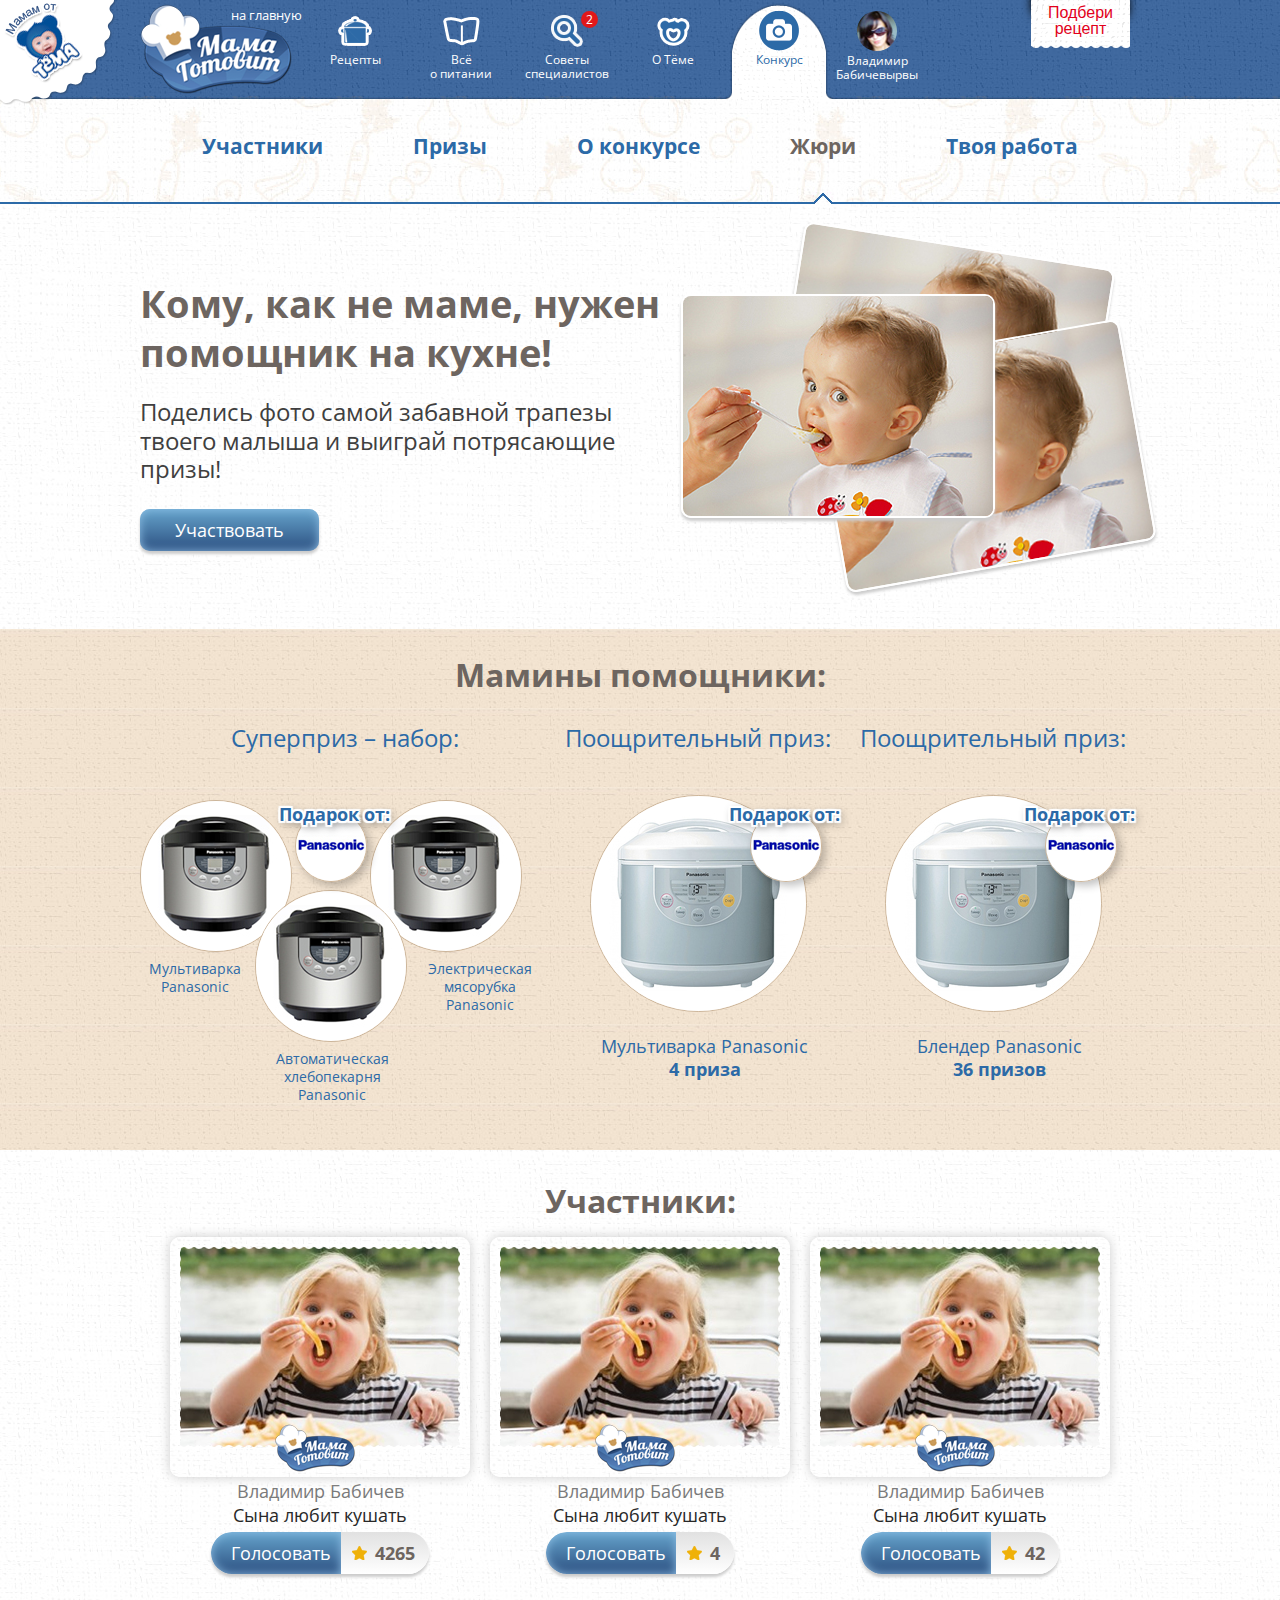
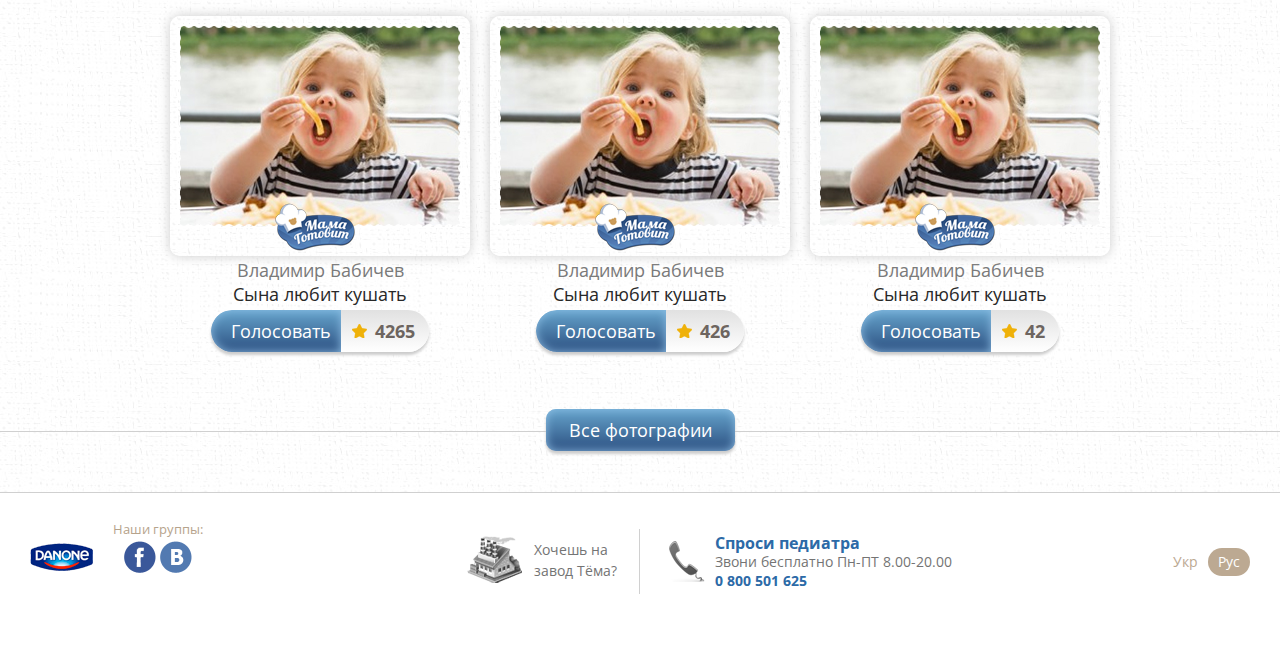
<file: index.html>
<!doctype html>
<!--[if lte IE 8]><html lang="ru-RU" class="lteie8"><![endif]-->
<!--[if gt IE 8]><!--><html lang="ru-RU"><!--<![endif]-->
<head>
	<meta charset="utf-8">
	<title>Template</title>
	<link rel="stylesheet" media="screen" href="css/screen.css" >
	<link href='http://fonts.googleapis.com/css?family=Open+Sans:400,700&subset=latin,cyrillic' rel='stylesheet' type='text/css'>
	<!--[if lt IE 9]><script src="js/html5shiv.js"></script><![endif]-->
	<script src="js/jquery.min.js"></script>
	<script src="js/common.js"></script>
</head>
<body>
<!-- BEGIN .wrap -->
<section class="wrap">
	<!-- BEGIN .header -->
	<header class="header">		
		<div class="container">
			<a class="tema-link" href="#">Мамам от тёма</a>
			<a class="recipe-link" href="#"><span>Подбери рецепт</span></a>
			<a class="logo" href="#">
				<span class="logo__name">Мама готовит</span>
				<span class="logo__desc">на главную</span>
			</a>
			<nav class="nav">
				<ul>
					<li><a class="nav__item-1" href="#">Рецепты<i></i></a></li>
					<li><a class="nav__item-2" href="#">Всё<br>о питании<i></i></a></li>
					<li><a class="nav__item-3" href="#">Советы специалистов<span>2</span><i></i></a></li>
					<li><a class="nav__item-4" href="#">О Тёме<i></i></a></li>
					<li class="active">
						<a class="nav__item-5" href="#">Конкурс<i></i></a>
						<div class="nav__sub">
							<ul>
								<li><a href="#">Участники</a></li>
								<li><a href="#">Призы</a></li>
								<li><a href="#">О конкурсе</a></li>
								<li class="active"><a href="#">Жюри</a></li>
								<li><a href="#">Твоя работа</a></li>
							</ul>
						</div>
					</li>
				</ul>
			</nav>
			<div class="login">
				<a href="#">
					<img src="img/user.jpg" alt="">
					<span>Владимир Бабичевырвы</span>
				</a>
			</div>
			<div class="link-recipe"></div>
		</div>		
	</header>
	<!-- END .header -->
	<section class="container">
		<!-- BEGIN .main-action -->
		<div class="main-action">
			<h1 class="h1">Кому, как не маме, нужен помощник на кухне!</h1>
			<p>Поделись фото самой забавной трапезы твоего малыша и выиграй потрясающие призы!</p>
			<a class="btn" href="#">Участвовать</a>
			<div class="main-action__pic-1"><img src="img/pic1.jpg" alt=""></div>
			<div class="main-action__pic-2"><img src="img/pic1.jpg" alt=""></div>
			<div class="main-action__pic-3"><img src="img/pic1.jpg" alt=""></div>
		</div>
		<!-- END .main-action -->
	</section>
	<!-- BEGIN .prizes -->
	<section class="prizes">
		<div class="container">
			<h2 class="h2">Мамины помощники:</h2>
			<ul class="prizes__list">
				<li class="prizes__item prizes__item_mod">
					<div class="prizes__title">Суперприз – набор:</div>					
					<div class="prizes__info">
						<div class="prizes__by-title">Подарок от:</div>
						<div class="prizes__by"><img src="img/prize-by.jpg" alt=""></div>
						<div class="prizes__subject prizes__subject-1">
							<img src="img/pic2.jpg" alt="">
							<span>Мультиварка Panasonic</span>
						</div>
						<div class="prizes__subject prizes__subject-2">
							<img src="img/pic2.jpg" alt="">
							<span>Электрическая мясорубка Panasonic</span>
						</div>
						<div class="prizes__subject prizes__subject-3">
							<img src="img/pic2.jpg" alt="">
							<span>Автоматическая хлебопекарня Panasonic</span>
						</div>
					</div>
				</li>
				<li class="prizes__item">
					<div class="prizes__title">Поощрительный приз:</div>
					<div class="prizes__info">
						<div class="prizes__by-title">Подарок от:</div>
						<div class="prizes__by"><img src="img/prize-by.jpg" alt=""></div>
						<div class="prizes__subject prizes__subject-4">
							<img src="img/pic3.jpg" alt="">
							<span>Мультиварка Panasonic<strong>4 приза</strong></span>											
						</div>
					</div>
				</li>
				<li class="prizes__item">
					<div class="prizes__title">Поощрительный приз:</div>
					<div class="prizes__info">
						<div class="prizes__by-title">Подарок от:</div>
						<div class="prizes__by"><img src="img/prize-by.jpg" alt=""></div>
						<div class="prizes__subject prizes__subject-4">
							<img src="img/pic3.jpg" alt="">
							<span>Блендер Panasonic<strong>36 призов</strong></span>											
						</div>
					</div>
				</li>
			</ul>
		</div>
	</section>
	<!-- END .prizes -->
	<!-- BEGIN .participants -->
	<section class="container">
		<div class="participants">
			<h2 class="h2">Участники:</h2>
			<ul class="participants__list">
				<li class="participants__item">
					<a href="#">
						<div class="participants__pic">
							<img src="img/pic4.jpg" alt="">
							<div class="participants__pic-out"></div>
							<div class="participants__logo"></div>
						</div>
					</a>
					<div class="participants__info">
						<a href="#">Владимир Бабичев</a>
						<p>Сына любит кушать</p>	
						<div class="vote">
							<a class="btn" href="#">Голосовать</a>
							<strong>4265</strong>
						</div>					
					</div>					
				</li>
				<li class="participants__item">
					<a href="#">
						<div class="participants__pic">
							<img src="img/pic4.jpg" alt="">
							<div class="participants__pic-out"></div>
							<div class="participants__logo"></div>
						</div>
					</a>
					<div class="participants__info">
						<a href="#">Владимир Бабичев</a>
						<p>Сына любит кушать</p>	
						<div class="vote">
							<a class="btn" href="#">Голосовать</a>
							<strong>4</strong>
						</div>					
					</div>					
				</li>
				<li class="participants__item">
					<a href="#">
						<div class="participants__pic">
							<img src="img/pic4.jpg" alt="">
							<div class="participants__pic-out"></div>
							<div class="participants__logo"></div>
						</div>
					</a>
					<div class="participants__info">
						<a href="#">Владимир Бабичев</a>
						<p>Сына любит кушать</p>	
						<div class="vote">
							<a class="btn" href="#">Голосовать</a>
							<strong>42</strong>
						</div>					
					</div>					
				</li>
				<li class="participants__item">
					<a href="#">
						<div class="participants__pic">
							<img src="img/pic4.jpg" alt="">
							<div class="participants__pic-out"></div>
							<div class="participants__logo"></div>
						</div>
					</a>
					<div class="participants__info">
						<a href="#">Владимир Бабичев</a>
						<p>Сына любит кушать</p>	
						<div class="vote">
							<a class="btn" href="#">Голосовать</a>
							<strong>4265</strong>
						</div>					
					</div>					
				</li>
				<li class="participants__item">
					<a href="#">
						<div class="participants__pic">
							<img src="img/pic4.jpg" alt="">
							<div class="participants__pic-out"></div>
							<div class="participants__logo"></div>
						</div>
					</a>
					<div class="participants__info">
						<a href="#">Владимир Бабичев</a>
						<p>Сына любит кушать</p>	
						<div class="vote">
							<a class="btn" href="#">Голосовать</a>
							<strong>426</strong>
						</div>					
					</div>					
				</li>
				<li class="participants__item">
					<a href="#">
						<div class="participants__pic">
							<img src="img/pic4.jpg" alt="">
							<div class="participants__pic-out"></div>
							<div class="participants__logo"></div>
						</div>
					</a>
					<div class="participants__info">
						<a href="#">Владимир Бабичев</a>
						<p>Сына любит кушать</p>	
						<div class="vote">
							<a class="btn" href="#">Голосовать</a>
							<strong>42</strong>
						</div>					
					</div>					
				</li>
			</ul>
		</div>
	</section>
	<!-- END .participants -->
	<!-- BEGIN .more -->
	<div class="more">
		<a class="btn" href="#">Все фотографии</a>
	</div>
	<!-- END .more -->	
	<div class="push"></div>
</section>
<!-- END .wrap -->
<!-- BEGIN .footer -->
<footer class="footer">
	<div class="container">
		<div class="footer__col">
			<div class="footer__factory">
				<a href="#">Хочешь на завод Тёма?</a>
			</div>			
		</div>
		<div class="footer__col">
			<div class="footer__contacts">
				<strong>Спроси педиатра</strong>
				<p>Звони бесплатно Пн-ПТ 8.00-20.00</p>
				<span>0 800 501 625</span>
			</div>			
		</div>
	</div>
	<div class="footer__info">
		<a class="footer__company" href="#"></a>
		<div class="footer__social">
			<span>Наши группы:</span>
			<a class="footer__fb" href="#"></a>
			<a class="footer__vk" href="#"></a>
		</div>
	</div>
	<div class="footer__langs">
		<a href="#">Укр</a>
		<a class="active" href="#">Рус</a>
	</div>
</footer>
<!-- END .footer -->
</body>
</html>
</file>
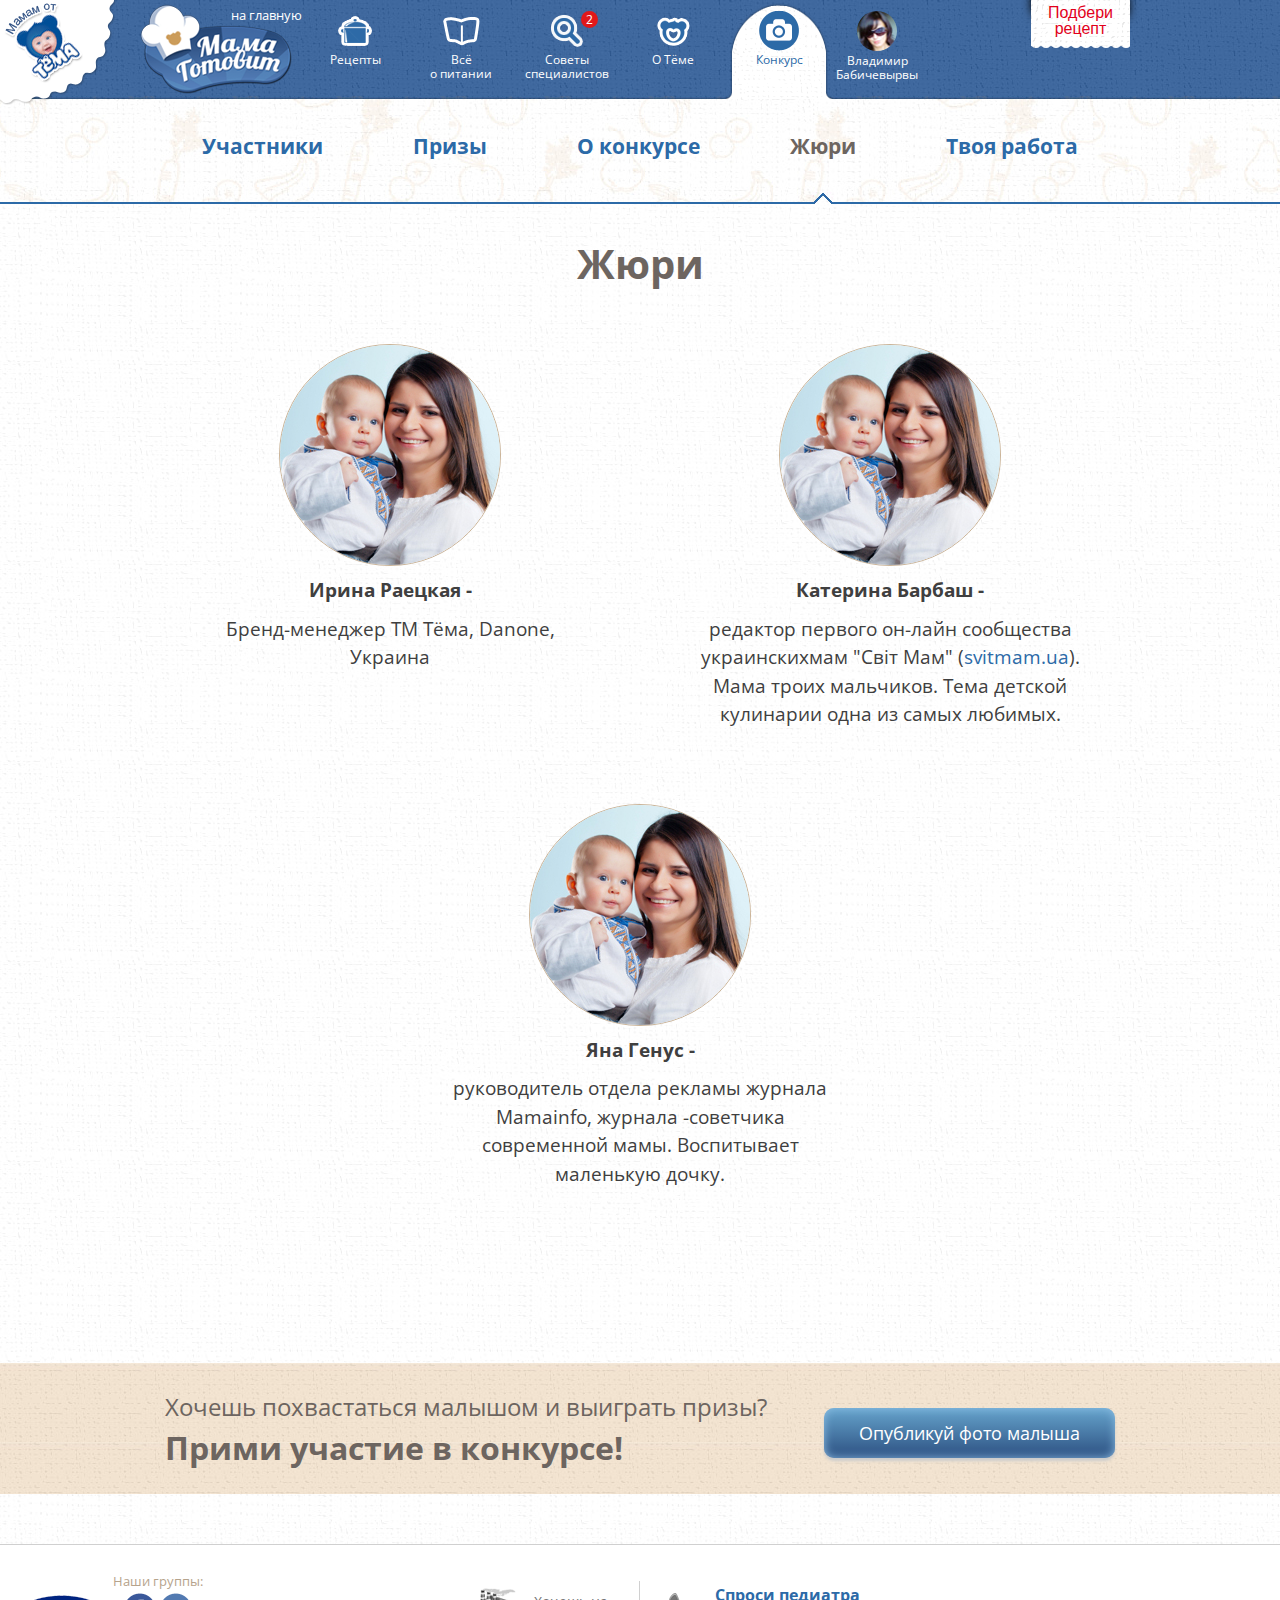
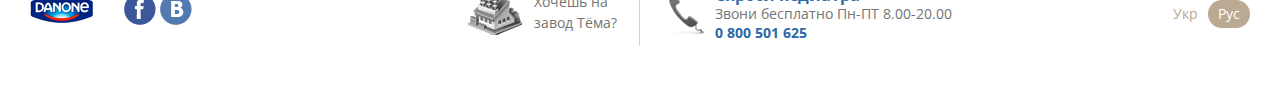
<file: jury.html>
<!doctype html>
<!--[if lte IE 8]><html lang="ru-RU" class="lteie8"><![endif]-->
<!--[if gt IE 8]><!--><html lang="ru-RU"><!--<![endif]-->
<head>
	<meta charset="utf-8">
	<title>Template</title>
	<link rel="stylesheet" media="screen" href="css/screen.css" >
	<link href='http://fonts.googleapis.com/css?family=Open+Sans:400,700&subset=latin,cyrillic' rel='stylesheet' type='text/css'>
	<!--[if lt IE 9]><script src="js/html5shiv.js"></script><![endif]-->
	<script src="js/jquery.min.js"></script>
	<script src="js/common.js"></script>
</head>
<body>
<!-- BEGIN .wrap -->
<section class="wrap">
	<!-- BEGIN .header -->
	<header class="header">		
		<div class="container">
			<a class="tema-link" href="#">Мамам от тёма</a>
			<a class="recipe-link" href="#"><span>Подбери рецепт</span></a>
			<a class="logo" href="#">
				<span class="logo__name">Мама готовит</span>
				<span class="logo__desc">на главную</span>
			</a>
			<nav class="nav">
				<ul>
					<li><a class="nav__item-1" href="#">Рецепты<i></i></a></li>
					<li><a class="nav__item-2" href="#">Всё<br>о питании<i></i></a></li>
					<li><a class="nav__item-3" href="#">Советы специалистов<span>2</span><i></i></a></li>
					<li><a class="nav__item-4" href="#">О Тёме<i></i></a></li>
					<li class="active">
						<a class="nav__item-5" href="#">Конкурс<i></i></a>
						<div class="nav__sub">
							<ul>
								<li><a href="#">Участники</a></li>
								<li><a href="#">Призы</a></li>
								<li><a href="#">О конкурсе</a></li>
								<li class="active"><a href="#">Жюри</a></li>
								<li><a href="#">Твоя работа</a></li>
							</ul>
						</div>
					</li>
				</ul>
			</nav>
			<div class="login">
				<a href="#">
					<img src="img/user.jpg" alt="">
					<span>Владимир Бабичевырвы</span>
				</a>
			</div>
			<div class="link-recipe"></div>
		</div>		
	</header>
	<!-- BEGIN .prizes -->
	<section class="container">
		<div class="jury">
			<h2 class="h2">Жюри</h2>
			<ul>
				<li>
					<img src="img/pic9.jpg" alt="">
					<strong>Ирина Раецкая -</strong>
					<p>Бренд-менеджер ТМ Тёма, Danone, Украина</p>
				</li>
				<li>
					<img src="img/pic9.jpg" alt="">
					<strong>Катерина Барбаш - </strong>
					<p>редактор первого он-лайн сообщества украинскихмам "Світ Мам" (<a href="#">svitmam.ua</a>). Мама троих мальчиков. Тема детской кулинарии одна из самых любимых.</p>
				</li>
				<li>
					<img src="img/pic9.jpg" alt="">
					<strong>Яна Генус - </strong>
					<p>руководитель отдела рекламы журнала Mamainfo, журнала -советчика современной мамы. Воспитывает маленькую дочку.</p>
				</li>
			</ul>
		</div>		
	</section>	
	<!-- END .prizes -->	
	<!-- BEGIN .advert -->
	<section class="advert advert_participate">
		<div class="container">
			<div class="advert__title"><p>Хочешь похвастаться малышом и выиграть призы?</p>Прими участие в конкурсе!</div>
			<a href="#" class="btn">Опубликуй фото малыша</a>
		</div>
	</section>
	<!-- END .advert -->
	<div class="push"></div>
</section>
<!-- END .wrap -->
<!-- BEGIN .footer -->
<footer class="footer">
	<div class="container">
		<div class="footer__col">
			<div class="footer__factory">
				<a href="#">Хочешь на завод Тёма?</a>
			</div>			
		</div>
		<div class="footer__col">
			<div class="footer__contacts">
				<strong>Спроси педиатра</strong>
				<p>Звони бесплатно Пн-ПТ 8.00-20.00</p>
				<span>0 800 501 625</span>
			</div>			
		</div>
	</div>
	<div class="footer__info">
		<a class="footer__company" href="#"></a>
		<div class="footer__social">
			<span>Наши группы:</span>
			<a class="footer__fb" href="#"></a>
			<a class="footer__vk" href="#"></a>
		</div>
	</div>
	<div class="footer__langs">
		<a href="#">Укр</a>
		<a class="active" href="#">Рус</a>
	</div>
</footer>
<!-- END .footer -->
</body>
</html>
</file>
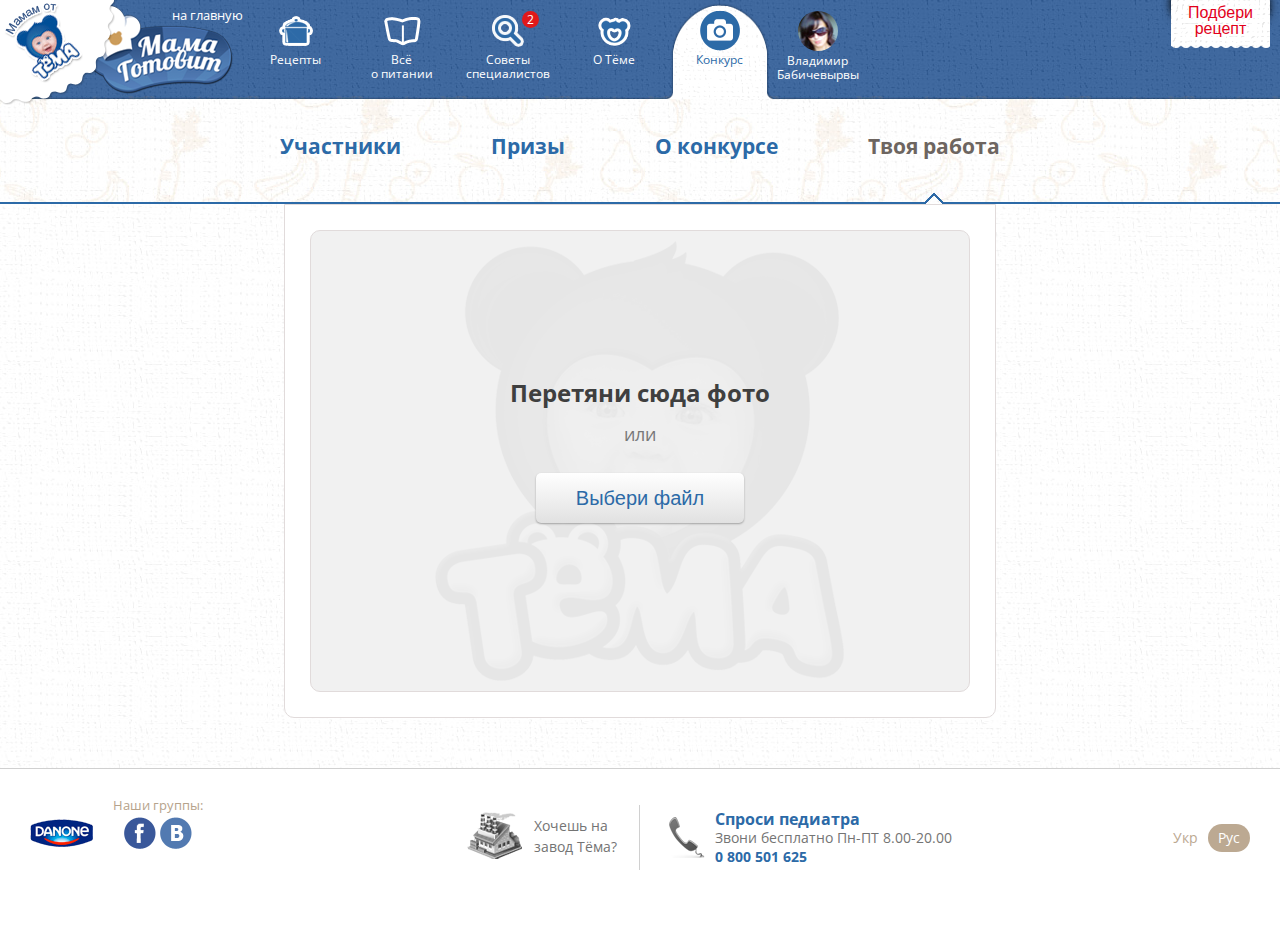
<file: load.html>
<!doctype html>
<!--[if lte IE 8]><html lang="ru-RU" class="lteie8"><![endif]-->
<!--[if gt IE 8]><!--><html lang="ru-RU"><!--<![endif]-->
<head>
	<meta charset="utf-8">
	<title>Template</title>
	<link rel="stylesheet" media="screen" href="css/screen.css" >
	<link href='http://fonts.googleapis.com/css?family=Open+Sans:400,700&subset=latin,cyrillic' rel='stylesheet' type='text/css'>
	<!--[if lt IE 9]><script src="js/html5shiv.js"></script><![endif]-->
	<script src="js/jquery.min.js"></script>
	<script src="js/datepicker.js"></script>
	<script src="js/common.js"></script>
</head>
<body>
<!-- BEGIN .wrap -->
<section class="wrap">
	<!-- BEGIN .header -->
	<header class="header header">
		<a class="tema-link" href="#">Мамам от тёма</a>
		<a class="recipe-link" href="#"><span>Подбери рецепт</span></a>
		<div class="container">
			<a class="logo" href="#">
				<span class="logo__name">Мама готовит</span>
				<span class="logo__desc">на главную</span>
			</a>
			<nav class="nav">
				<ul>
					<li><a class="nav__item-1" href="#">Рецепты<i></i></a></li>
					<li><a class="nav__item-2" href="#">Всё<br>о питании<i></i></a></li>
					<li><a class="nav__item-3" href="#">Советы специалистов<span>2</span><i></i></a></li>
					<li><a class="nav__item-4" href="#">О Тёме<i></i></a></li>
					<li class="active">
						<a class="nav__item-5" href="#">Конкурс<i></i></a>
						<div class="nav__sub">
							<ul>
								<li><a href="#">Участники</a></li>
								<li><a href="#">Призы</a></li>
								<li><a href="#">О конкурсе</a></li>
								<li class="active"><a href="#">Твоя работа</a></li>
							</ul>
						</div>
					</li>
				</ul>
			</nav>
			<div class="login">
				<a href="#">
					<img src="img/user.jpg" alt="">
					<span>Владимир Бабичевырвы</span>
				</a>
			</div>
			<div class="link-recipe"></div>
		</div>		
	</header>
	<!-- END .header -->
	<section class="container">
		<!-- BEGIN .work -->
		<form class="work">
			<div class="work__photo">
				<strong>Перетяни сюда фото</strong>
				<span>или</span>
				<button class="btn-light">Выбери файл</button>
				<input type="file">
			</div>
		</form>
		<!-- END .work -->
	</section>
	<div class="push"></div>
</section>
<!-- END .wrap -->
<!-- BEGIN .footer -->
<footer class="footer">
	<div class="container">
		<div class="footer__col">
			<div class="footer__factory">
				<a href="#">Хочешь на завод Тёма?</a>
			</div>			
		</div>
		<div class="footer__col">
			<div class="footer__contacts">
				<strong>Спроси педиатра</strong>
				<p>Звони бесплатно Пн-ПТ 8.00-20.00</p>
				<span>0 800 501 625</span>
			</div>			
		</div>
	</div>
	<div class="footer__info">
		<a class="footer__company" href="#"></a>
		<div class="footer__social">
			<span>Наши группы:</span>
			<a class="footer__fb" href="#"></a>
			<a class="footer__vk" href="#"></a>
		</div>
	</div>
	<div class="footer__langs">
		<a href="#">Укр</a>
		<a class="active" href="#">Рус</a>
	</div>
</footer>
<!-- END .footer -->
</body>
</html>
</file>
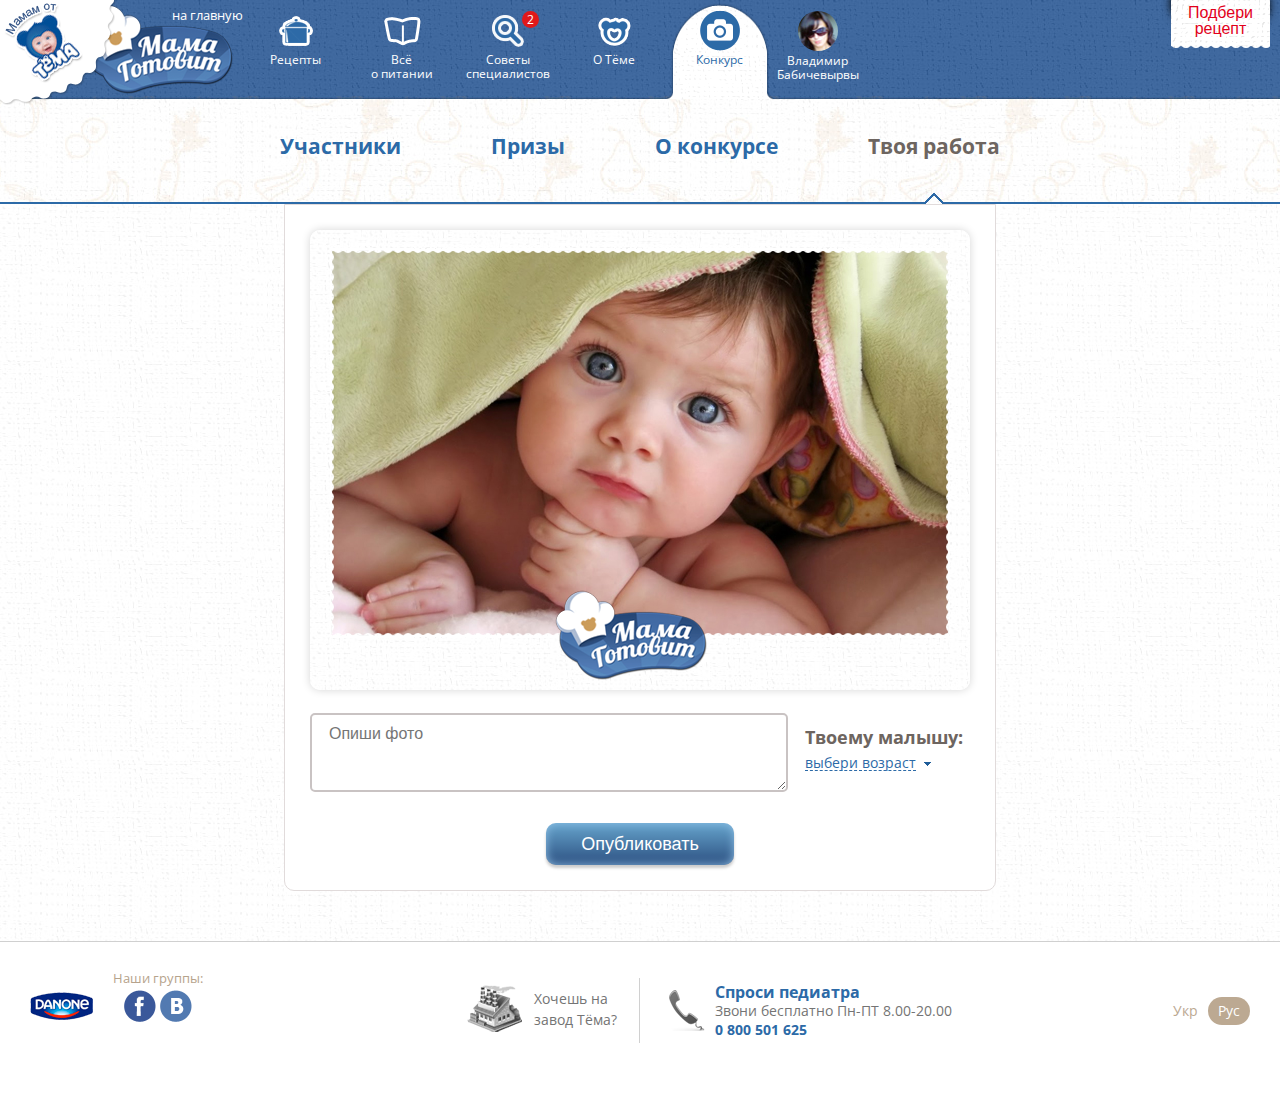
<file: loaded.html>
<!doctype html>
<!--[if lte IE 8]><html lang="ru-RU" class="lteie8"><![endif]-->
<!--[if gt IE 8]><!--><html lang="ru-RU"><!--<![endif]-->
<head>
	<meta charset="utf-8">
	<title>Template</title>
	<link rel="stylesheet" media="screen" href="css/screen.css" >
	<link href='http://fonts.googleapis.com/css?family=Open+Sans:400,700&subset=latin,cyrillic' rel='stylesheet' type='text/css'>
	<!--[if lt IE 9]><script src="js/html5shiv.js"></script><![endif]-->
	<script src="js/jquery.min.js"></script>
	<script src="js/datepicker.js"></script>
	<script src="js/common.js"></script>
</head>
<body>
<!-- BEGIN .wrap -->
<section class="wrap">
	<!-- BEGIN .header -->
	<header class="header header">
		<a class="tema-link" href="#">Мамам от тёма</a>
		<a class="recipe-link" href="#"><span>Подбери рецепт</span></a>
		<div class="container">
			<a class="logo" href="#">
				<span class="logo__name">Мама готовит</span>
				<span class="logo__desc">на главную</span>
			</a>
			<nav class="nav">
				<ul>
					<li><a class="nav__item-1" href="#">Рецепты<i></i></a></li>
					<li><a class="nav__item-2" href="#">Всё<br>о питании<i></i></a></li>
					<li><a class="nav__item-3" href="#">Советы специалистов<span>2</span><i></i></a></li>
					<li><a class="nav__item-4" href="#">О Тёме<i></i></a></li>
					<li class="active">
						<a class="nav__item-5" href="#">Конкурс<i></i></a>
						<div class="nav__sub">
							<ul>
								<li><a href="#">Участники</a></li>
								<li><a href="#">Призы</a></li>
								<li><a href="#">О конкурсе</a></li>
								<li class="active"><a href="#">Твоя работа</a></li>
							</ul>
						</div>
					</li>
				</ul>
			</nav>
			<div class="login">
				<a href="#">
					<img src="img/user.jpg" alt="">
					<span>Владимир Бабичевырвы</span>
				</a>
			</div>
			<div class="link-recipe"></div>
		</div>		
	</header>
	<!-- END .header -->
	<section class="container">
		<!-- BEGIN .work -->
		<form class="work">
			<div class="work__photo work__photo_loaded">
				<img src="img/pic5.jpg" alt="">
				<div class="work__photo-out"></div>
				<div class="work__logo"></div>
			</div>
			<div class="work__detail">
				<textarea placeholder="Опиши фото"></textarea>
				<div class="work__age">
					<strong>Твоему малышу:</strong>
					<div class="work__select">
						<span>выбери возраст</span>
					</div>
				</div>
			</div>
			<div class="work__btn">
				<input class="btn" type="submit" value="Опубликовать">
			</div>
		</form>
		<!-- END .work -->
	</section>
	<div class="push"></div>
</section>
<!-- END .wrap -->
<!-- BEGIN .footer -->
<footer class="footer">
	<div class="container">
		<div class="footer__col">
			<div class="footer__factory">
				<a href="#">Хочешь на завод Тёма?</a>
			</div>			
		</div>
		<div class="footer__col">
			<div class="footer__contacts">
				<strong>Спроси педиатра</strong>
				<p>Звони бесплатно Пн-ПТ 8.00-20.00</p>
				<span>0 800 501 625</span>
			</div>			
		</div>
	</div>
	<div class="footer__info">
		<a class="footer__company" href="#"></a>
		<div class="footer__social">
			<span>Наши группы:</span>
			<a class="footer__fb" href="#"></a>
			<a class="footer__vk" href="#"></a>
		</div>
	</div>
	<div class="footer__langs">
		<a href="#">Укр</a>
		<a class="active" href="#">Рус</a>
	</div>
</footer>
<!-- END .footer -->
</body>
</html>
</file>
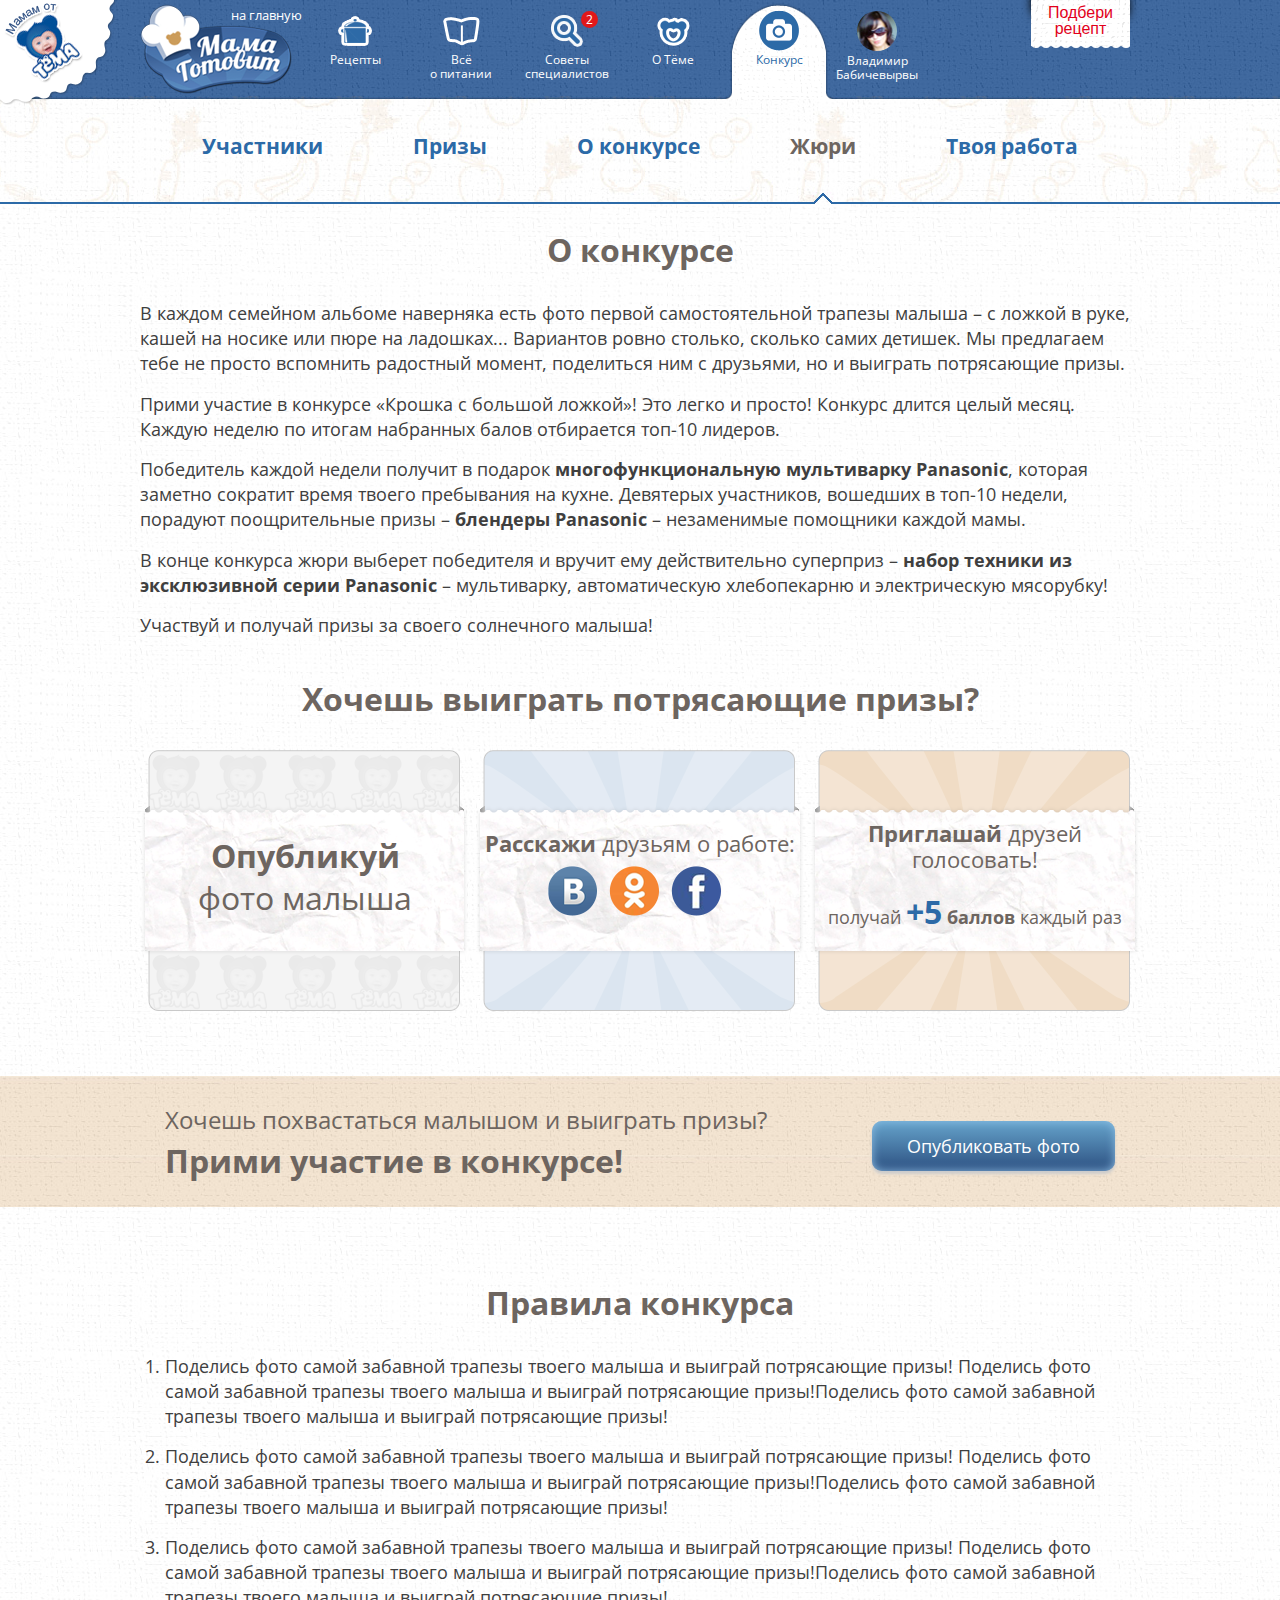
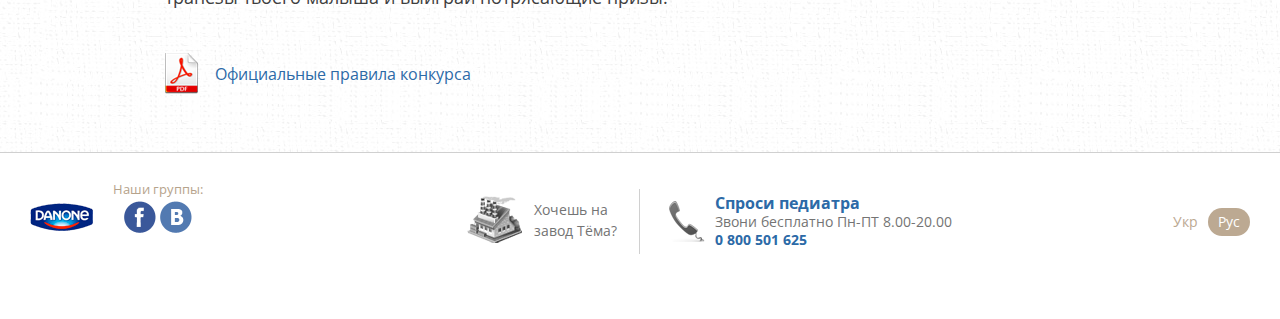
<file: work-about.html>
<!doctype html>
<!--[if lte IE 8]><html lang="ru-RU" class="lteie8"><![endif]-->
<!--[if gt IE 8]><!--><html lang="ru-RU"><!--<![endif]-->
<head>
	<meta charset="utf-8">
	<title>Template</title>
	<link rel="stylesheet" media="screen" href="css/screen.css" >
	<link href='http://fonts.googleapis.com/css?family=Open+Sans:400,700&subset=latin,cyrillic' rel='stylesheet' type='text/css'>
	<!--[if lt IE 9]><script src="js/html5shiv.js"></script><![endif]-->
	<script src="js/jquery.min.js"></script>
	<script src="js/common.js"></script>
</head>
<body>
<!-- BEGIN .wrap -->
<section class="wrap">
	<!-- BEGIN .header -->
	<header class="header">		
		<div class="container">
			<a class="tema-link" href="#">Мамам от тёма</a>
			<a class="recipe-link" href="#"><span>Подбери рецепт</span></a>
			<a class="logo" href="#">
				<span class="logo__name">Мама готовит</span>
				<span class="logo__desc">на главную</span>
			</a>
			<nav class="nav">
				<ul>
					<li><a class="nav__item-1" href="#">Рецепты<i></i></a></li>
					<li><a class="nav__item-2" href="#">Всё<br>о питании<i></i></a></li>
					<li><a class="nav__item-3" href="#">Советы специалистов<span>2</span><i></i></a></li>
					<li><a class="nav__item-4" href="#">О Тёме<i></i></a></li>
					<li class="active">
						<a class="nav__item-5" href="#">Конкурс<i></i></a>
						<div class="nav__sub">
							<ul>
								<li><a href="#">Участники</a></li>
								<li><a href="#">Призы</a></li>
								<li><a href="#">О конкурсе</a></li>
								<li class="active"><a href="#">Жюри</a></li>
								<li><a href="#">Твоя работа</a></li>
							</ul>
						</div>
					</li>
				</ul>
			</nav>
			<div class="login">
				<a href="#">
					<img src="img/user.jpg" alt="">
					<span>Владимир Бабичевырвы</span>
				</a>
			</div>
			<div class="link-recipe"></div>
		</div>		
	</header>
	<section class="container">
		<div class="text">
			<h2 class="h2">О конкурсе</h2>
			<p>В каждом семейном альбоме наверняка есть фото первой самостоятельной трапезы малыша – с ложкой в руке, кашей на носике или пюре на ладошках... Вариантов ровно столько, сколько самих детишек. Мы предлагаем тебе не просто вспомнить радостный момент, поделиться ним с друзьями, но и выиграть потрясающие призы.</p>
			<p>Прими участие в конкурсе «Крошка с большой ложкой»! Это легко и просто! Конкурс длится целый месяц. Каждую неделю по итогам набранных балов отбирается топ-10 лидеров.</p>
			<p>Победитель каждой недели получит в подарок <strong>многофункциональную мультиварку Panasonic</strong>, которая заметно сократит время твоего пребывания на кухне. Девятерых  участников, вошедших в топ-10 недели, порадуют поощрительные призы – <strong>блендеры Panasonic</strong> – незаменимые помощники каждой мамы.</p>
			<p>В конце конкурса жюри выберет победителя и вручит ему действительно суперприз – <strong>набор техники из эксклюзивной серии Panasonic</strong> – мультиварку, автоматическую хлебопекарню и электрическую мясорубку!</p>
			<p>Участвуй и получай призы за своего солнечного малыша!</p>
		</div>	
		<div class="instr">
			<h2 class="h2">Хочешь выиграть потрясающие призы?</h2>
			<ul>
				<li class="instr__photo">
					<strong>Опубликуй</strong>
					<span>фото малыша</span>
				</li>
				<li class="instr__social">
					<p><strong>Расскажи</strong> друзьям о работе:</p>
					<span>
						<i class="instr__vk"></i>
						<i class="instr__ok"></i>
						<i class="instr__fb"></i>
					</span>
				</li>
				<li class="instr__friend">
					<p><strong>Приглашай</strong> друзей голосовать!</p>
					<p>получай <span>+5</span> <strong>баллов</strong> каждый раз</p>
				</li>
			</ul>
		</div>		
	</section>	
	<!-- BEGIN .advert -->	
	<section class="advert advert_participate">
		<div class="container">
			<div class="advert__title"><p>Хочешь похвастаться малышом и выиграть призы?</p>Прими участие в конкурсе!</div>
			<a href="#" class="btn">Опубликовать фото</a>
		</div>
	</section>
	<!-- END .advert -->
	<section class="container">
		<div class="text">
			<h2 class="h2">Правила конкурса</h2>
			<ol>
				<li>Поделись фото самой забавной трапезы твоего малыша и выиграй потрясающие призы! Поделись фото самой забавной трапезы твоего малыша и выиграй потрясающие призы!Поделись фото самой забавной трапезы твоего малыша и выиграй потрясающие призы!</li>
				<li>Поделись фото самой забавной трапезы твоего малыша и выиграй потрясающие призы! Поделись фото самой забавной трапезы твоего малыша и выиграй потрясающие призы!Поделись фото самой забавной трапезы твоего малыша и выиграй потрясающие призы!</li>
				<li>Поделись фото самой забавной трапезы твоего малыша и выиграй потрясающие призы! Поделись фото самой забавной трапезы твоего малыша и выиграй потрясающие призы!Поделись фото самой забавной трапезы твоего малыша и выиграй потрясающие призы!</li>
			</ol>
			<div class="load-rules">
				<a href="#">Официальные правила конкурса</a>
			</div>
		</div>
	</section>
	<div class="push"></div>
</section>
<!-- END .wrap -->
<!-- BEGIN .footer -->
<footer class="footer">
	<div class="container">
		<div class="footer__col">
			<div class="footer__factory">
				<a href="#">Хочешь на завод Тёма?</a>
			</div>			
		</div>
		<div class="footer__col">
			<div class="footer__contacts">
				<strong>Спроси педиатра</strong>
				<p>Звони бесплатно Пн-ПТ 8.00-20.00</p>
				<span>0 800 501 625</span>
			</div>			
		</div>
	</div>
	<div class="footer__info">
		<a class="footer__company" href="#"></a>
		<div class="footer__social">
			<span>Наши группы:</span>
			<a class="footer__fb" href="#"></a>
			<a class="footer__vk" href="#"></a>
		</div>
	</div>
	<div class="footer__langs">
		<a href="#">Укр</a>
		<a class="active" href="#">Рус</a>
	</div>
</footer>
<!-- END .footer -->
</body>
</html>
</file>
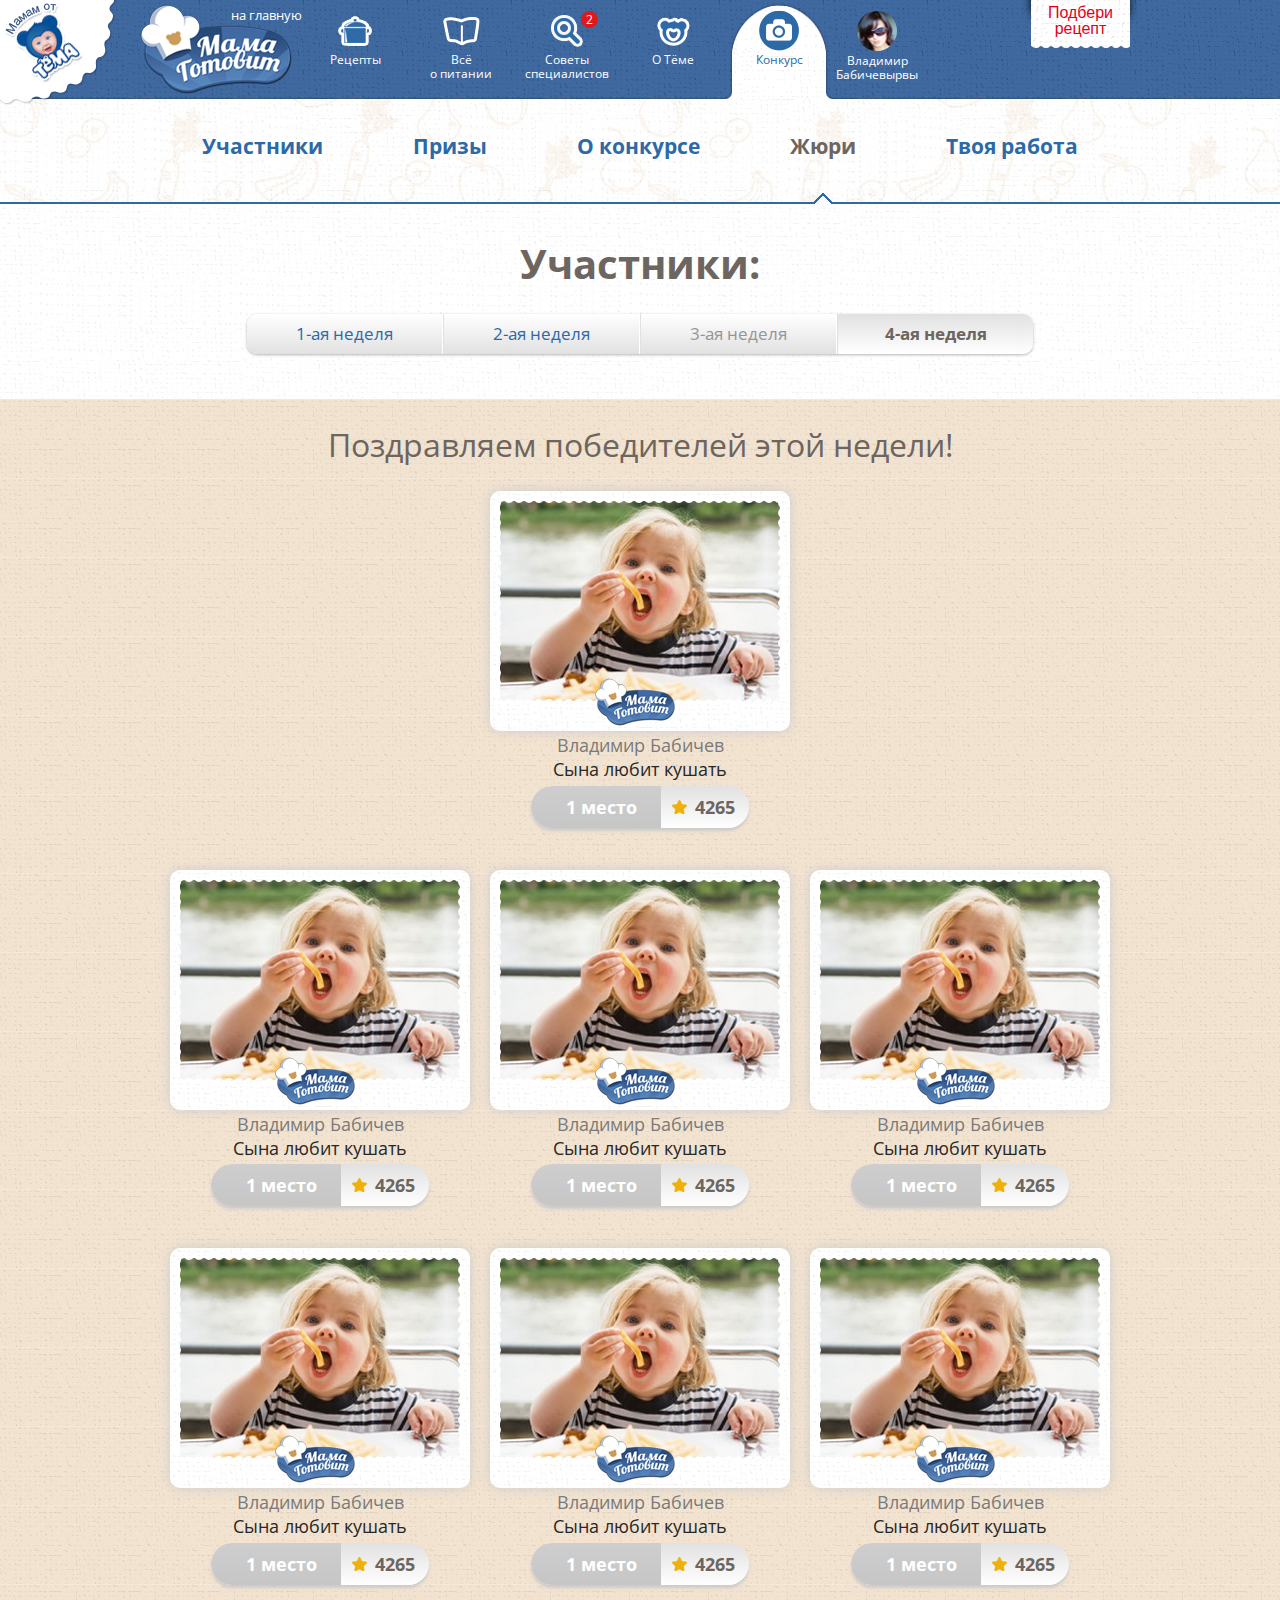
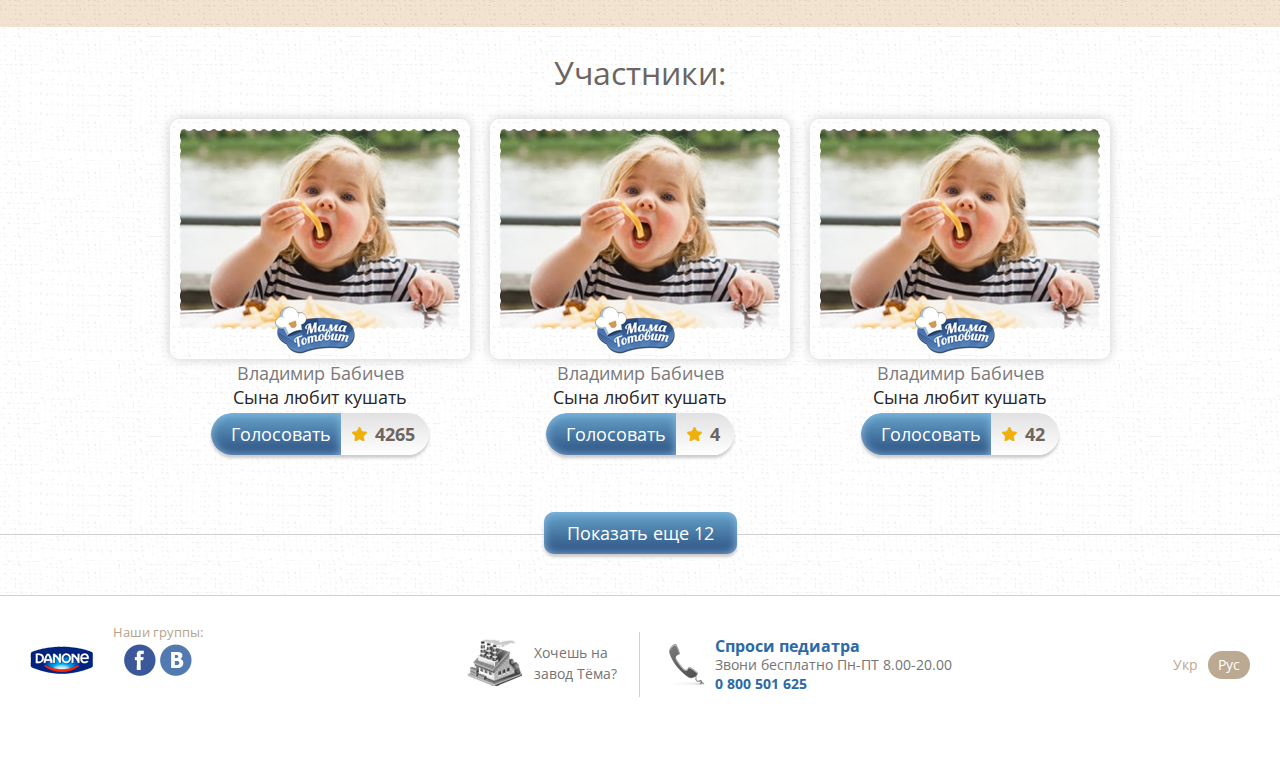
<file: work-all.html>
<!doctype html>
<!--[if lte IE 8]><html lang="ru-RU" class="lteie8"><![endif]-->
<!--[if gt IE 8]><!--><html lang="ru-RU"><!--<![endif]-->
<head>
	<meta charset="utf-8">
	<title>Template</title>
	<link rel="stylesheet" media="screen" href="css/screen.css" >
	<link href='http://fonts.googleapis.com/css?family=Open+Sans:400,700&subset=latin,cyrillic' rel='stylesheet' type='text/css'>
	<!--[if lt IE 9]><script src="js/html5shiv.js"></script><![endif]-->
	<script src="js/jquery.min.js"></script>
	<script src="js/common.js"></script>
</head>
<body>
<!-- BEGIN .wrap -->
<section class="wrap">
	<!-- BEGIN .header -->
	<header class="header">
		<div class="container">
			<a class="tema-link" href="#">Мамам от тёма</a>
			<a class="recipe-link" href="#"><span>Подбери рецепт</span></a>
			<a class="logo" href="#">
				<span class="logo__name">Мама готовит</span>
				<span class="logo__desc">на главную</span>
			</a>
			<nav class="nav">
				<ul>
					<li><a class="nav__item-1" href="#">Рецепты<i></i></a></li>
					<li><a class="nav__item-2" href="#">Всё<br>о питании<i></i></a></li>
					<li><a class="nav__item-3" href="#">Советы специалистов<span>2</span><i></i></a></li>
					<li><a class="nav__item-4" href="#">О Тёме<i></i></a></li>
					<li class="active">
						<a class="nav__item-5" href="#">Конкурс<i></i></a>
						<div class="nav__sub">
							<ul>
								<li><a href="#">Участники</a></li>
								<li><a href="#">Призы</a></li>
								<li><a href="#">О конкурсе</a></li>
								<li class="active"><a href="#">Жюри</a></li>
								<li><a href="#">Твоя работа</a></li>
							</ul>
						</div>
					</li>
				</ul>
			</nav>
			<div class="login">
				<a href="#">
					<img src="img/user.jpg" alt="">
					<span>Владимир Бабичевырвы</span>
				</a>
			</div>
			<div class="link-recipe"></div>
		</div>		
	</header>
	<!-- END .header -->
	<section class="container">				
		<div class="tabs">
		 	<h1 class="h1">Участники:</h1>
			<ul>
				<li><a href="#">1-ая неделя</a></li>
				<li><a href="#">2-ая неделя</a></li>
				<li class="no-active"><a href="#">3-ая неделя</a></li>
				<li class="active"><a href="#">4-ая неделя</a></li>
			</ul>
		</div>
	</section>
	<!-- BEGIN .winners -->
	<section class="winners">
		<h2 class="h2">Поздравляем победителей этой недели!</h2>
		<div class="container">
			<!-- BEGIN .participants -->
			<div class="participants">				
				<div class="participants__list">
					<div class="participants__item">
						<a href="#">
							<div class="participants__pic">
								<img src="img/pic4.jpg" alt="">
								<div class="participants__pic-out"></div>
								<div class="participants__logo"></div>
							</div>
						</a>
						<div class="participants__info">
							<a href="#">Владимир Бабичев</a>
							<p>Сына любит кушать</p>	
							<div class="vote vote_done">
								<a class="btn" href="#">1 место</a>
								<strong>4265</strong>
							</div>					
						</div>					
					</div>
				</div>
			</div>
			<div class="participants">				
				<ul class="participants__list">
					<li class="participants__item">
						<a href="#">
							<div class="participants__pic">
								<img src="img/pic4.jpg" alt="">
								<div class="participants__pic-out"></div>
								<div class="participants__logo"></div>
							</div>
						</a>
						<div class="participants__info">
							<a href="#">Владимир Бабичев</a>
							<p>Сына любит кушать</p>	
							<div class="vote vote_done">
								<a class="btn" href="#">1 место</a>
								<strong>4265</strong>
							</div>				
						</div>					
					</li>
					<li class="participants__item">
						<a href="#">
							<div class="participants__pic">
								<img src="img/pic4.jpg" alt="">
								<div class="participants__pic-out"></div>
								<div class="participants__logo"></div>
							</div>
						</a>
						<div class="participants__info">
							<a href="#">Владимир Бабичев</a>
							<p>Сына любит кушать</p>	
							<div class="vote vote_done">
								<a class="btn" href="#">1 место</a>
								<strong>4265</strong>
							</div>					
						</div>					
					</li>
					<li class="participants__item">
						<a href="#">
							<div class="participants__pic">
								<img src="img/pic4.jpg" alt="">
								<div class="participants__pic-out"></div>
								<div class="participants__logo"></div>
							</div>
						</a>
						<div class="participants__info">
							<a href="#">Владимир Бабичев</a>
							<p>Сына любит кушать</p>	
							<div class="vote vote_done">
								<a class="btn" href="#">1 место</a>
								<strong>4265</strong>
							</div>				
						</div>					
					</li>
					<li class="participants__item">
						<a href="#">
							<div class="participants__pic">
								<img src="img/pic4.jpg" alt="">
								<div class="participants__pic-out"></div>
								<div class="participants__logo"></div>
							</div>
						</a>
						<div class="participants__info">
							<a href="#">Владимир Бабичев</a>
							<p>Сына любит кушать</p>	
							<div class="vote vote_done">
								<a class="btn" href="#">1 место</a>
								<strong>4265</strong>
							</div>					
						</div>					
					</li>
					<li class="participants__item">
						<a href="#">
							<div class="participants__pic">
								<img src="img/pic4.jpg" alt="">
								<div class="participants__pic-out"></div>
								<div class="participants__logo"></div>
							</div>
						</a>
						<div class="participants__info">
							<a href="#">Владимир Бабичев</a>
							<p>Сына любит кушать</p>	
							<div class="vote vote_done">
								<a class="btn" href="#">1 место</a>
								<strong>4265</strong>
							</div>					
						</div>					
					</li>
					<li class="participants__item">
						<a href="#">
							<div class="participants__pic">
								<img src="img/pic4.jpg" alt="">
								<div class="participants__pic-out"></div>
								<div class="participants__logo"></div>
							</div>
						</a>
						<div class="participants__info">
							<a href="#">Владимир Бабичев</a>
							<p>Сына любит кушать</p>	
							<div class="vote vote_done">
								<a class="btn" href="#">1 место</a>
								<strong>4265</strong>
							</div>					
						</div>					
					</li>
				</ul>
			</div>
			<!-- END .participants -->
		</div>
	</section>
	<!-- END .winners -->		
	<section class="container">
		<!-- BEGIN .participants -->
		<div class="participants participants_all">
			<h2 class="h2">Участники:</h2>
			<ul class="participants__list">
				<li class="participants__item">
					<a href="#">
						<div class="participants__pic">
							<img src="img/pic4.jpg" alt="">
							<div class="participants__pic-out"></div>
							<div class="participants__logo"></div>
						</div>
					</a>
					<div class="participants__info">
						<a href="#">Владимир Бабичев</a>
						<p>Сына любит кушать</p>	
						<div class="vote">
							<a class="btn" href="#">Голосовать</a>
							<strong>4265</strong>
						</div>					
					</div>					
				</li>
				<li class="participants__item">
					<a href="#">
						<div class="participants__pic">
							<img src="img/pic4.jpg" alt="">
							<div class="participants__pic-out"></div>
							<div class="participants__logo"></div>
						</div>
					</a>
					<div class="participants__info">
						<a href="#">Владимир Бабичев</a>
						<p>Сына любит кушать</p>	
						<div class="vote">
							<a class="btn" href="#">Голосовать</a>
							<strong>4</strong>
						</div>					
					</div>					
				</li>
				<li class="participants__item">
					<a href="#">
						<div class="participants__pic">
							<img src="img/pic4.jpg" alt="">
							<div class="participants__pic-out"></div>
							<div class="participants__logo"></div>
						</div>
					</a>
					<div class="participants__info">
						<a href="#">Владимир Бабичев</a>
						<p>Сына любит кушать</p>	
						<div class="vote">
							<a class="btn" href="#">Голосовать</a>
							<strong>42</strong>
						</div>					
					</div>					
				</li>				
			</ul>
		</div>
		<!-- END .participants -->		
	</section>
	<!-- BEGIN .more -->
	<div class="more">
		<a class="btn" href="#">Показать еще 12</a>
	</div>
	<!-- END .more -->	
	<div class="push"></div>
</section>
<!-- END .wrap -->
<!-- BEGIN .footer -->
<footer class="footer">
	<div class="container">
		<div class="footer__col">
			<div class="footer__factory">
				<a href="#">Хочешь на завод Тёма?</a>
			</div>			
		</div>
		<div class="footer__col">
			<div class="footer__contacts">
				<strong>Спроси педиатра</strong>
				<p>Звони бесплатно Пн-ПТ 8.00-20.00</p>
				<span>0 800 501 625</span>
			</div>			
		</div>
	</div>
	<div class="footer__info">
		<a class="footer__company" href="#"></a>
		<div class="footer__social">
			<span>Наши группы:</span>
			<a class="footer__fb" href="#"></a>
			<a class="footer__vk" href="#"></a>
		</div>
	</div>
	<div class="footer__langs">
		<a href="#">Укр</a>
		<a class="active" href="#">Рус</a>
	</div>
</footer>
<!-- END .footer -->
</body>
</html>
</file>
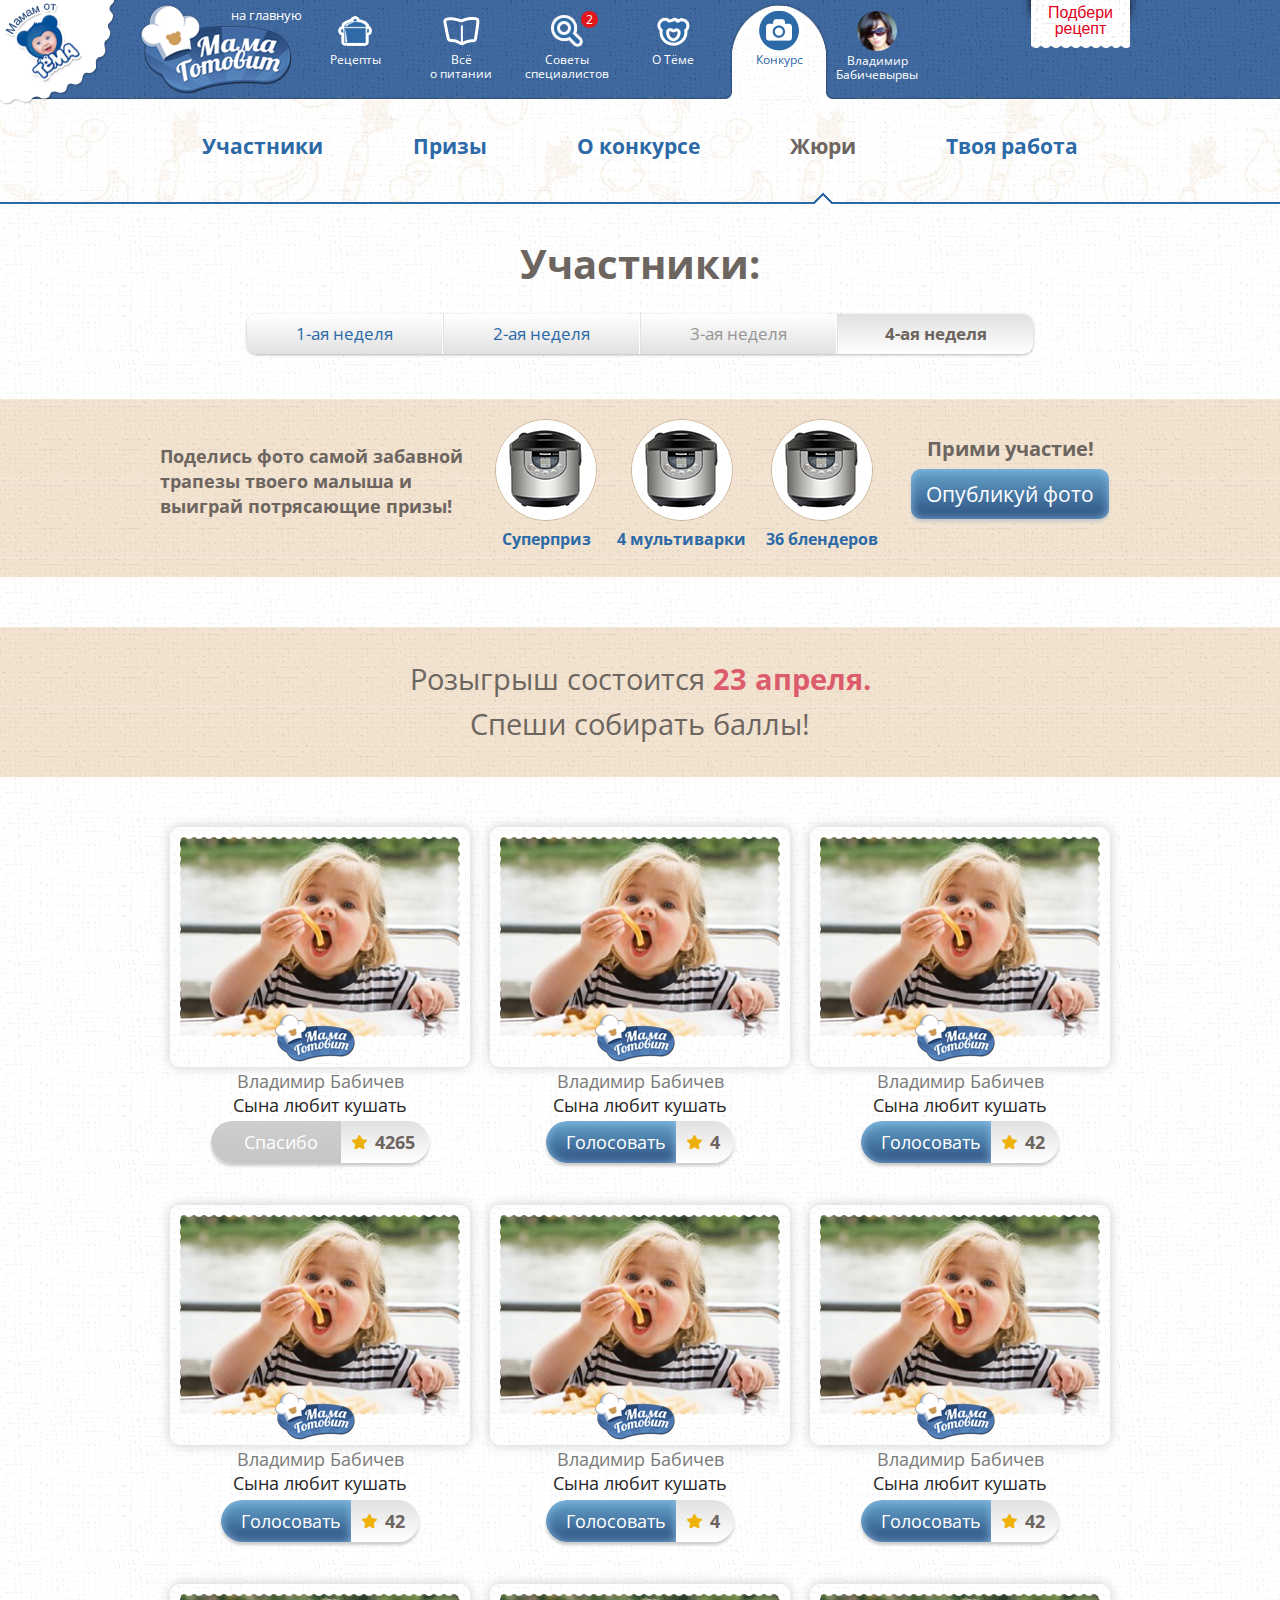
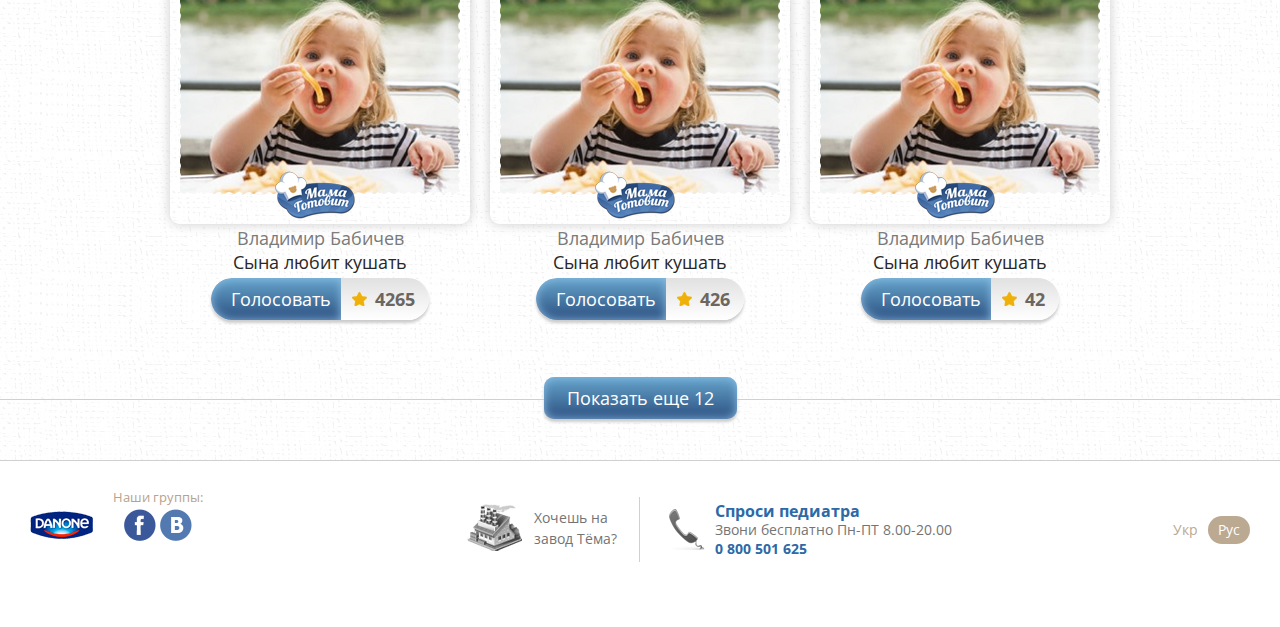
<file: work-all_vote.html>
<!doctype html>
<!--[if lte IE 8]><html lang="ru-RU" class="lteie8"><![endif]-->
<!--[if gt IE 8]><!--><html lang="ru-RU"><!--<![endif]-->
<head>
	<meta charset="utf-8">
	<title>Template</title>
	<link rel="stylesheet" media="screen" href="css/screen.css" >
	<link href='http://fonts.googleapis.com/css?family=Open+Sans:400,700&subset=latin,cyrillic' rel='stylesheet' type='text/css'>
	<!--[if lt IE 9]><script src="js/html5shiv.js"></script><![endif]-->
	<script src="js/jquery.min.js"></script>
	<script src="js/common.js"></script>
</head>
<body>
<!-- BEGIN .wrap -->
<section class="wrap">
	<!-- BEGIN .header -->
	<header class="header">
		<div class="container">
			<a class="tema-link" href="#">Мамам от тёма</a>
			<a class="recipe-link" href="#"><span>Подбери рецепт</span></a>
			<a class="logo" href="#">
				<span class="logo__name">Мама готовит</span>
				<span class="logo__desc">на главную</span>
			</a>
			<nav class="nav">
				<ul>
					<li><a class="nav__item-1" href="#">Рецепты<i></i></a></li>
					<li><a class="nav__item-2" href="#">Всё<br>о питании<i></i></a></li>
					<li><a class="nav__item-3" href="#">Советы специалистов<span>2</span><i></i></a></li>
					<li><a class="nav__item-4" href="#">О Тёме<i></i></a></li>
					<li class="active">
						<a class="nav__item-5" href="#">Конкурс<i></i></a>
						<div class="nav__sub">
							<ul>
								<li><a href="#">Участники</a></li>
								<li><a href="#">Призы</a></li>
								<li><a href="#">О конкурсе</a></li>
								<li class="active"><a href="#">Жюри</a></li>
								<li><a href="#">Твоя работа</a></li>
							</ul>
						</div>
					</li>
				</ul>
			</nav>
			<div class="login">
				<a href="#">
					<img src="img/user.jpg" alt="">
					<span>Владимир Бабичевырвы</span>
				</a>
			</div>
			<div class="link-recipe"></div>
		</div>		
	</header>
	<!-- END .header -->
	<section class="container">				
		<div class="tabs">
		 	<h1 class="h1">Участники:</h1>
			<ul>
				<li><a href="#">1-ая неделя</a></li>
				<li><a href="#">2-ая неделя</a></li>
				<li class="no-active"><a href="#">3-ая неделя</a></li>
				<li class="active"><a href="#">4-ая неделя</a></li>
			</ul>
		</div>
	</section>
	<!-- BEGIN .advert -->
	<section class="advert advert_prizes-mod">
		<div class="container">
			<div class="advert__title">Поделись фото самой забавной трапезы твоего малыша и выиграй потрясающие призы!</div>
			<ul>
				<li>
					<img src="img/pic6.jpg" alt="">
					<strong>Суперприз</strong>	
				</li>
				<li>
					<img src="img/pic6.jpg" alt="">
					<strong>4 мультиварки</strong>	
				</li>
				<li>
					<img src="img/pic6.jpg" alt="">
					<strong>36 блендеров</strong>	
				</li>
			</ul>
			<div class="advert-right">
				<strong>Прими участие!</strong>
				<a href="#" class="btn">Опубликуй фото</a>
			</div>			
		</div>
	</section>
	<section class="advert advert_date">
		<div class="container">
			<div class="advert__title">
				<p>Розыгрыш состоится <span>23 апреля.</span></p>
				<p>Спеши собирать баллы!</p>
			</div>
		</div>
	</section>
	<!-- END .advert -->
	<section class="container">
		<!-- BEGIN .participants -->
		<div class="participants">
			<ul class="participants__list">
				<li class="participants__item">
					<a href="#">
						<div class="participants__pic">
							<img src="img/pic4.jpg" alt="">
							<div class="participants__pic-out"></div>
							<div class="participants__logo"></div>
						</div>
					</a>
					<div class="participants__info">
						<a href="#">Владимир Бабичев</a>
						<p>Сына любит кушать</p>	
						<div class="vote vote_done">
							<a class="btn" href="#">Спасибо</a>
							<strong>4265</strong>
						</div>					
					</div>					
				</li>
				<li class="participants__item">
					<a href="#">
						<div class="participants__pic">
							<img src="img/pic4.jpg" alt="">
							<div class="participants__pic-out"></div>
							<div class="participants__logo"></div>
						</div>
					</a>
					<div class="participants__info">
						<a href="#">Владимир Бабичев</a>
						<p>Сына любит кушать</p>	
						<div class="vote">
							<a class="btn" href="#">Голосовать</a>
							<strong>4</strong>
						</div>					
					</div>					
				</li>
				<li class="participants__item">
					<a href="#">
						<div class="participants__pic">
							<img src="img/pic4.jpg" alt="">
							<div class="participants__pic-out"></div>
							<div class="participants__logo"></div>
						</div>
					</a>
					<div class="participants__info">
						<a href="#">Владимир Бабичев</a>
						<p>Сына любит кушать</p>	
						<div class="vote">
							<a class="btn" href="#">Голосовать</a>
							<strong>42</strong>
						</div>					
					</div>					
				</li>
				<li class="participants__item">
					<a href="#">
						<div class="participants__pic">
							<img src="img/pic4.jpg" alt="">
							<div class="participants__pic-out"></div>
							<div class="participants__logo"></div>
						</div>
					</a>
					<div class="participants__info">
						<a href="#">Владимир Бабичев</a>
						<p>Сына любит кушать</p>	
						<div class="vote">
							<a class="btn" href="#">Голосовать</a>
							<strong>42</strong>
						</div>						
					</div>					
				</li>
				<li class="participants__item">
					<a href="#">
						<div class="participants__pic">
							<img src="img/pic4.jpg" alt="">
							<div class="participants__pic-out"></div>
							<div class="participants__logo"></div>
						</div>
					</a>
					<div class="participants__info">
						<a href="#">Владимир Бабичев</a>
						<p>Сына любит кушать</p>	
						<div class="vote">
							<a class="btn" href="#">Голосовать</a>
							<strong>4</strong>
						</div>					
					</div>					
				</li>
				<li class="participants__item">
					<a href="#">
						<div class="participants__pic">
							<img src="img/pic4.jpg" alt="">
							<div class="participants__pic-out"></div>
							<div class="participants__logo"></div>
						</div>
					</a>
					<div class="participants__info">
						<a href="#">Владимир Бабичев</a>
						<p>Сына любит кушать</p>	
						<div class="vote">
							<a class="btn" href="#">Голосовать</a>
							<strong>42</strong>
						</div>					
					</div>					
				</li>
				<li class="participants__item">
					<a href="#">
						<div class="participants__pic">
							<img src="img/pic4.jpg" alt="">
							<div class="participants__pic-out"></div>
							<div class="participants__logo"></div>
						</div>
					</a>
					<div class="participants__info">
						<a href="#">Владимир Бабичев</a>
						<p>Сына любит кушать</p>	
						<div class="vote">
							<a class="btn" href="#">Голосовать</a>
							<strong>4265</strong>
						</div>					
					</div>					
				</li>
				<li class="participants__item">
					<a href="#">
						<div class="participants__pic">
							<img src="img/pic4.jpg" alt="">
							<div class="participants__pic-out"></div>
							<div class="participants__logo"></div>
						</div>
					</a>
					<div class="participants__info">
						<a href="#">Владимир Бабичев</a>
						<p>Сына любит кушать</p>	
						<div class="vote">
							<a class="btn" href="#">Голосовать</a>
							<strong>426</strong>
						</div>					
					</div>					
				</li>
				<li class="participants__item">
					<a href="#">
						<div class="participants__pic">
							<img src="img/pic4.jpg" alt="">
							<div class="participants__pic-out"></div>
							<div class="participants__logo"></div>
						</div>
					</a>
					<div class="participants__info">
						<a href="#">Владимир Бабичев</a>
						<p>Сына любит кушать</p>	
						<div class="vote">
							<a class="btn" href="#">Голосовать</a>
							<strong>42</strong>
						</div>					
					</div>					
				</li>
			</ul>
		</div>
		<!-- END .participants -->		
	</section>
	<!-- BEGIN .more -->
	<div class="more">
		<a class="btn" href="#">Показать еще 12</a>
	</div>
	<!-- END .more -->	
	<div class="push"></div>
</section>
<!-- END .wrap -->
<!-- BEGIN .footer -->
<footer class="footer">
	<div class="container">
		<div class="footer__col">
			<div class="footer__factory">
				<a href="#">Хочешь на завод Тёма?</a>
			</div>			
		</div>
		<div class="footer__col">
			<div class="footer__contacts">
				<strong>Спроси педиатра</strong>
				<p>Звони бесплатно Пн-ПТ 8.00-20.00</p>
				<span>0 800 501 625</span>
			</div>			
		</div>
	</div>
	<div class="footer__info">
		<a class="footer__company" href="#"></a>
		<div class="footer__social">
			<span>Наши группы:</span>
			<a class="footer__fb" href="#"></a>
			<a class="footer__vk" href="#"></a>
		</div>
	</div>
	<div class="footer__langs">
		<a href="#">Укр</a>
		<a class="active" href="#">Рус</a>
	</div>
</footer>
<!-- END .footer -->
</body>
</html>
</file>
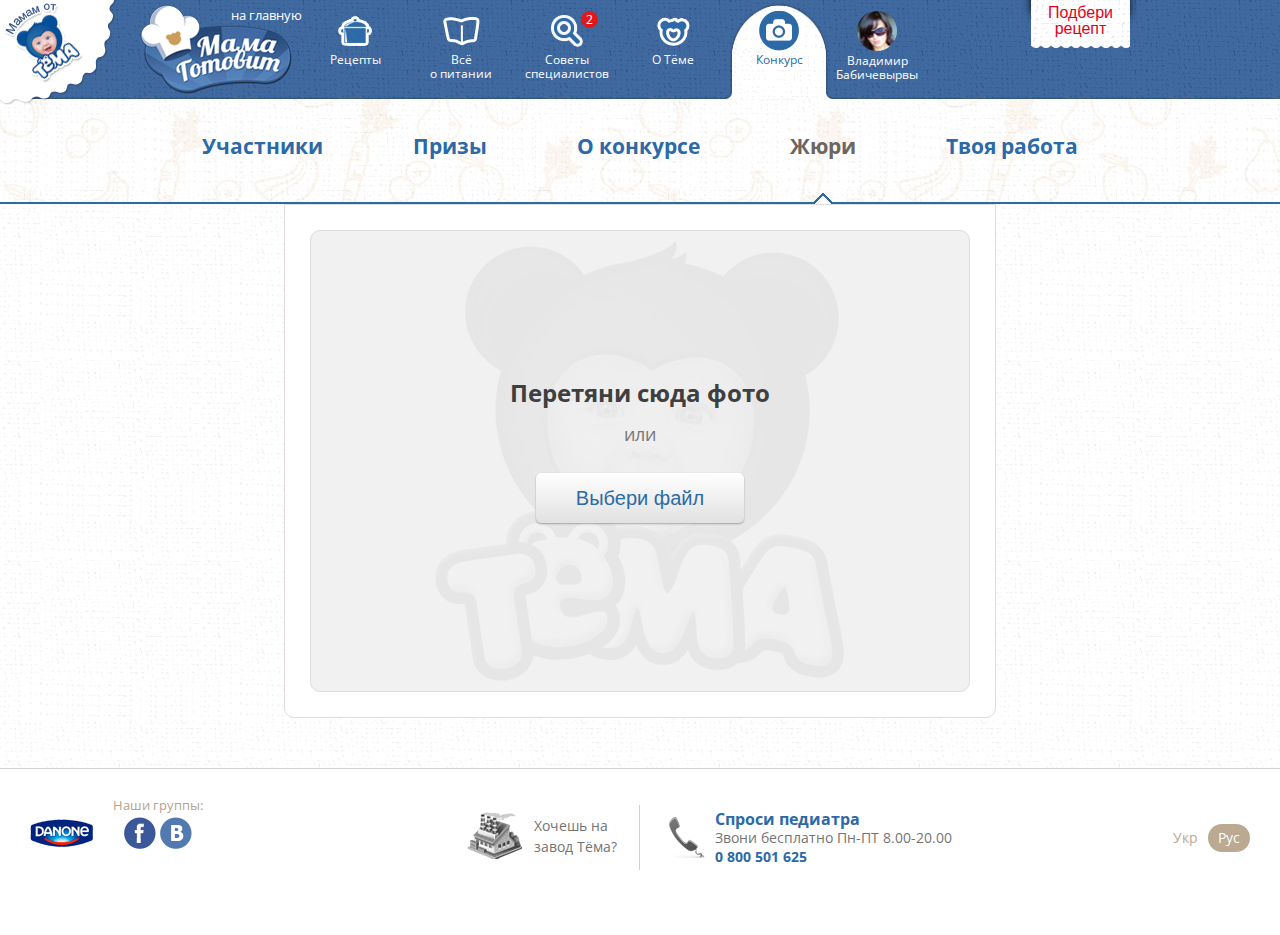
<file: work-load.html>
<!doctype html>
<!--[if lte IE 8]><html lang="ru-RU" class="lteie8"><![endif]-->
<!--[if gt IE 8]><!--><html lang="ru-RU"><!--<![endif]-->
<head>
	<meta charset="utf-8">
	<title>Template</title>
	<link rel="stylesheet" media="screen" href="css/screen.css" >
	<link href='http://fonts.googleapis.com/css?family=Open+Sans:400,700&subset=latin,cyrillic' rel='stylesheet' type='text/css'>
	<!--[if lt IE 9]><script src="js/html5shiv.js"></script><![endif]-->
	<script src="js/jquery.min.js"></script>
	<script src="js/common.js"></script>
</head>
<body>
<!-- BEGIN .wrap -->
<section class="wrap">
	<!-- BEGIN .header -->
	<header class="header">
		<div class="container">
			<a class="tema-link" href="#">Мамам от тёма</a>
			<a class="recipe-link" href="#"><span>Подбери рецепт</span></a>
			<a class="logo" href="#">
				<span class="logo__name">Мама готовит</span>
				<span class="logo__desc">на главную</span>
			</a>
			<nav class="nav">
				<ul>
					<li><a class="nav__item-1" href="#">Рецепты<i></i></a></li>
					<li><a class="nav__item-2" href="#">Всё<br>о питании<i></i></a></li>
					<li><a class="nav__item-3" href="#">Советы специалистов<span>2</span><i></i></a></li>
					<li><a class="nav__item-4" href="#">О Тёме<i></i></a></li>
					<li class="active">
						<a class="nav__item-5" href="#">Конкурс<i></i></a>
						<div class="nav__sub">
							<ul>
								<li><a href="#">Участники</a></li>
								<li><a href="#">Призы</a></li>
								<li><a href="#">О конкурсе</a></li>
								<li class="active"><a href="#">Жюри</a></li>
								<li><a href="#">Твоя работа</a></li>
							</ul>
						</div>
					</li>
				</ul>
			</nav>
			<div class="login">
				<a href="#">
					<img src="img/user.jpg" alt="">
					<span>Владимир Бабичевырвы</span>
				</a>
			</div>
			<div class="link-recipe"></div>
		</div>		
	</header>
	<!-- END .header -->
	<section class="container">
		<!-- BEGIN .work -->
		<form class="work" action="">
			<div class="work__photo">
				<strong>Перетяни сюда фото</strong>
				<span>или</span>
				<button class="btn-light">Выбери файл</button>
				<input type="file">
			</div>
		</form>
		<!-- END .work -->
	</section>
	<div class="push"></div>
</section>
<!-- END .wrap -->
<!-- BEGIN .footer -->
<footer class="footer">
	<div class="container">
		<div class="footer__col">
			<div class="footer__factory">
				<a href="#">Хочешь на завод Тёма?</a>
			</div>			
		</div>
		<div class="footer__col">
			<div class="footer__contacts">
				<strong>Спроси педиатра</strong>
				<p>Звони бесплатно Пн-ПТ 8.00-20.00</p>
				<span>0 800 501 625</span>
			</div>			
		</div>
	</div>
	<div class="footer__info">
		<a class="footer__company" href="#"></a>
		<div class="footer__social">
			<span>Наши группы:</span>
			<a class="footer__fb" href="#"></a>
			<a class="footer__vk" href="#"></a>
		</div>
	</div>
	<div class="footer__langs">
		<a href="#">Укр</a>
		<a class="active" href="#">Рус</a>
	</div>
</footer>
<!-- END .footer -->
</body>
</html>
</file>
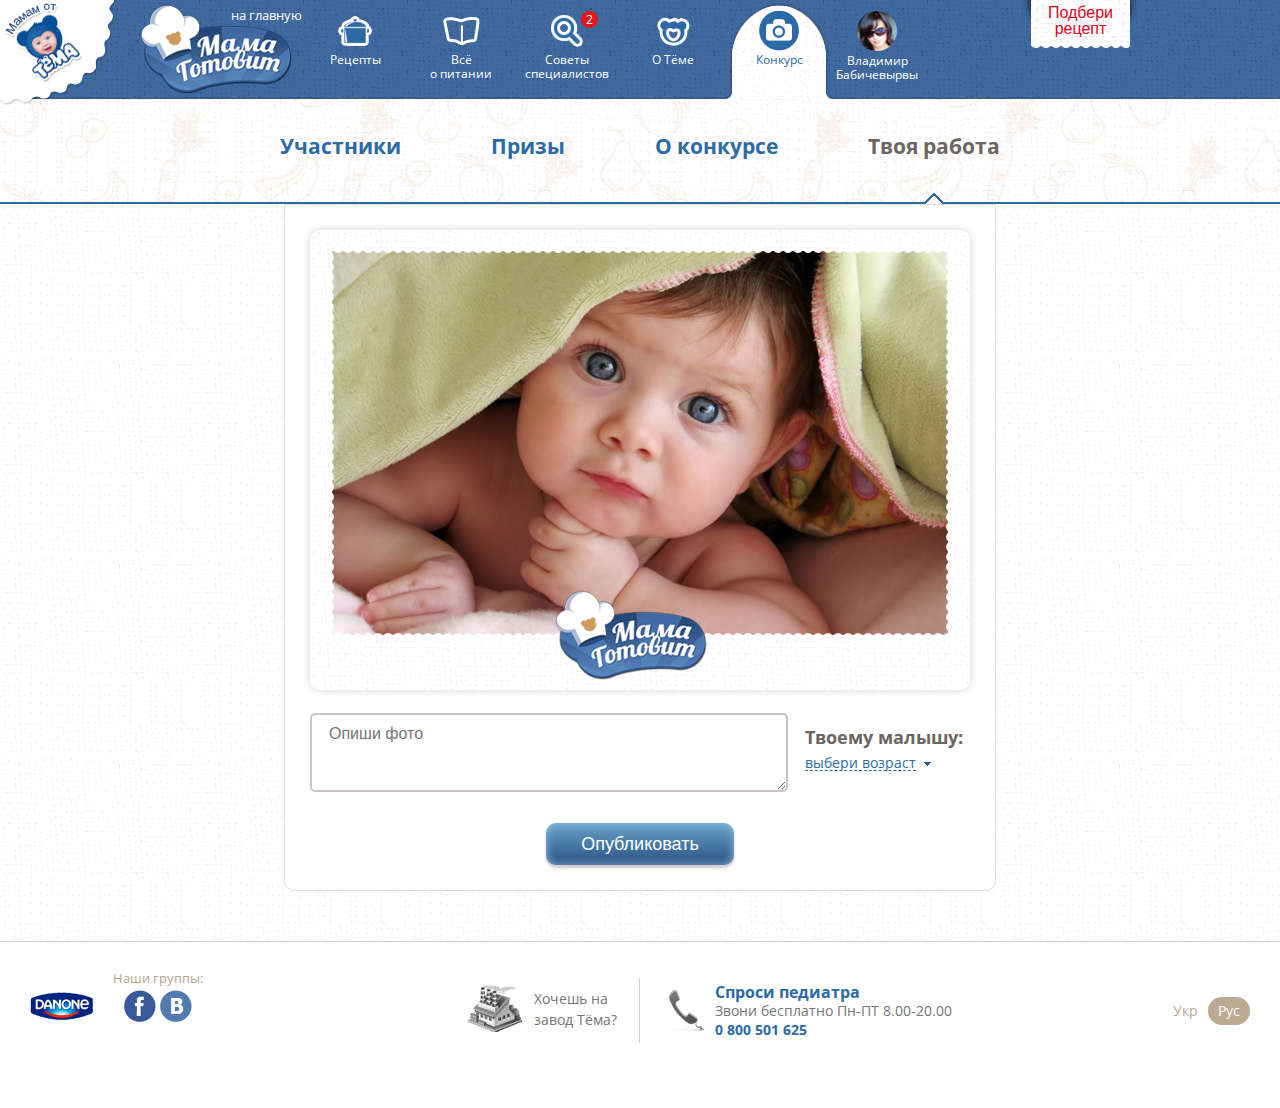
<file: work-loaded.html>
<!doctype html>
<!--[if lte IE 8]><html lang="ru-RU" class="lteie8"><![endif]-->
<!--[if gt IE 8]><!--><html lang="ru-RU"><!--<![endif]-->
<head>
	<meta charset="utf-8">
	<title>Template</title>
	<link rel="stylesheet" media="screen" href="css/screen.css" >
	<link href='http://fonts.googleapis.com/css?family=Open+Sans:400,700&subset=latin,cyrillic' rel='stylesheet' type='text/css'>
	<!--[if lt IE 9]><script src="js/html5shiv.js"></script><![endif]-->
	<script src="js/jquery.min.js"></script>
	<script src="js/common.js"></script>
</head>
<body>
<!-- BEGIN .wrap -->
<section class="wrap">
	<!-- BEGIN .header -->
	<header class="header">
		<div class="container">
			<a class="tema-link" href="#">Мамам от тёма</a>
			<a class="recipe-link" href="#"><span>Подбери рецепт</span></a>
			<a class="logo" href="#">
				<span class="logo__name">Мама готовит</span>
				<span class="logo__desc">на главную</span>
			</a>
			<nav class="nav">
				<ul>
					<li><a class="nav__item-1" href="#">Рецепты<i></i></a></li>
					<li><a class="nav__item-2" href="#">Всё<br>о питании<i></i></a></li>
					<li><a class="nav__item-3" href="#">Советы специалистов<span>2</span><i></i></a></li>
					<li><a class="nav__item-4" href="#">О Тёме<i></i></a></li>
					<li class="active">
						<a class="nav__item-5" href="#">Конкурс<i></i></a>
						<div class="nav__sub">
							<ul>
								<li><a href="#">Участники</a></li>
								<li><a href="#">Призы</a></li>
								<li><a href="#">О конкурсе</a></li>
								<li class="active"><a href="#">Твоя работа</a></li>
							</ul>
						</div>
					</li>
				</ul>
			</nav>
			<div class="login">
				<a href="#">
					<img src="img/user.jpg" alt="">
					<span>Владимир Бабичевырвы</span>
				</a>
			</div>
			<div class="link-recipe"></div>
		</div>		
	</header>
	<!-- END .header -->
	<section class="container">
		<!-- BEGIN .work -->
		<form class="work" action="">
			<div class="work__photo work__photo_loaded">
				<img src="img/pic5.jpg" alt="">
				<div class="work__photo-out"></div>
				<div class="work__logo"></div>
			</div>
			<div class="work__detail">
				<textarea placeholder="Опиши фото"></textarea>
				<div class="work__age">
					<strong>Твоему малышу:</strong>
					<div class="work__select">
						<span>выбери возраст</span>
						<select>
							<option value="1">1</option>
							<option value="1">2</option>
							<option value="1">3</option>
							<option value="1">4</option>
							<option value="1">5</option>
							<option value="1">6</option>
							<option value="1">7</option>
							<option value="1">8</option>
						</select>
					</div>
				</div>
			</div>
			<div class="work__btn">
				<input class="btn" type="submit" value="Опубликовать">
			</div>
		</form>
		<!-- END .work -->
	</section>
	<div class="push"></div>
</section>
<!-- END .wrap -->
<!-- BEGIN .footer -->
<footer class="footer">
	<div class="container">
		<div class="footer__col">
			<div class="footer__factory">
				<a href="#">Хочешь на завод Тёма?</a>
			</div>			
		</div>
		<div class="footer__col">
			<div class="footer__contacts">
				<strong>Спроси педиатра</strong>
				<p>Звони бесплатно Пн-ПТ 8.00-20.00</p>
				<span>0 800 501 625</span>
			</div>			
		</div>
	</div>
	<div class="footer__info">
		<a class="footer__company" href="#"></a>
		<div class="footer__social">
			<span>Наши группы:</span>
			<a class="footer__fb" href="#"></a>
			<a class="footer__vk" href="#"></a>
		</div>
	</div>
	<div class="footer__langs">
		<a href="#">Укр</a>
		<a class="active" href="#">Рус</a>
	</div>
</footer>
<!-- END .footer -->
</body>
</html>
</file>
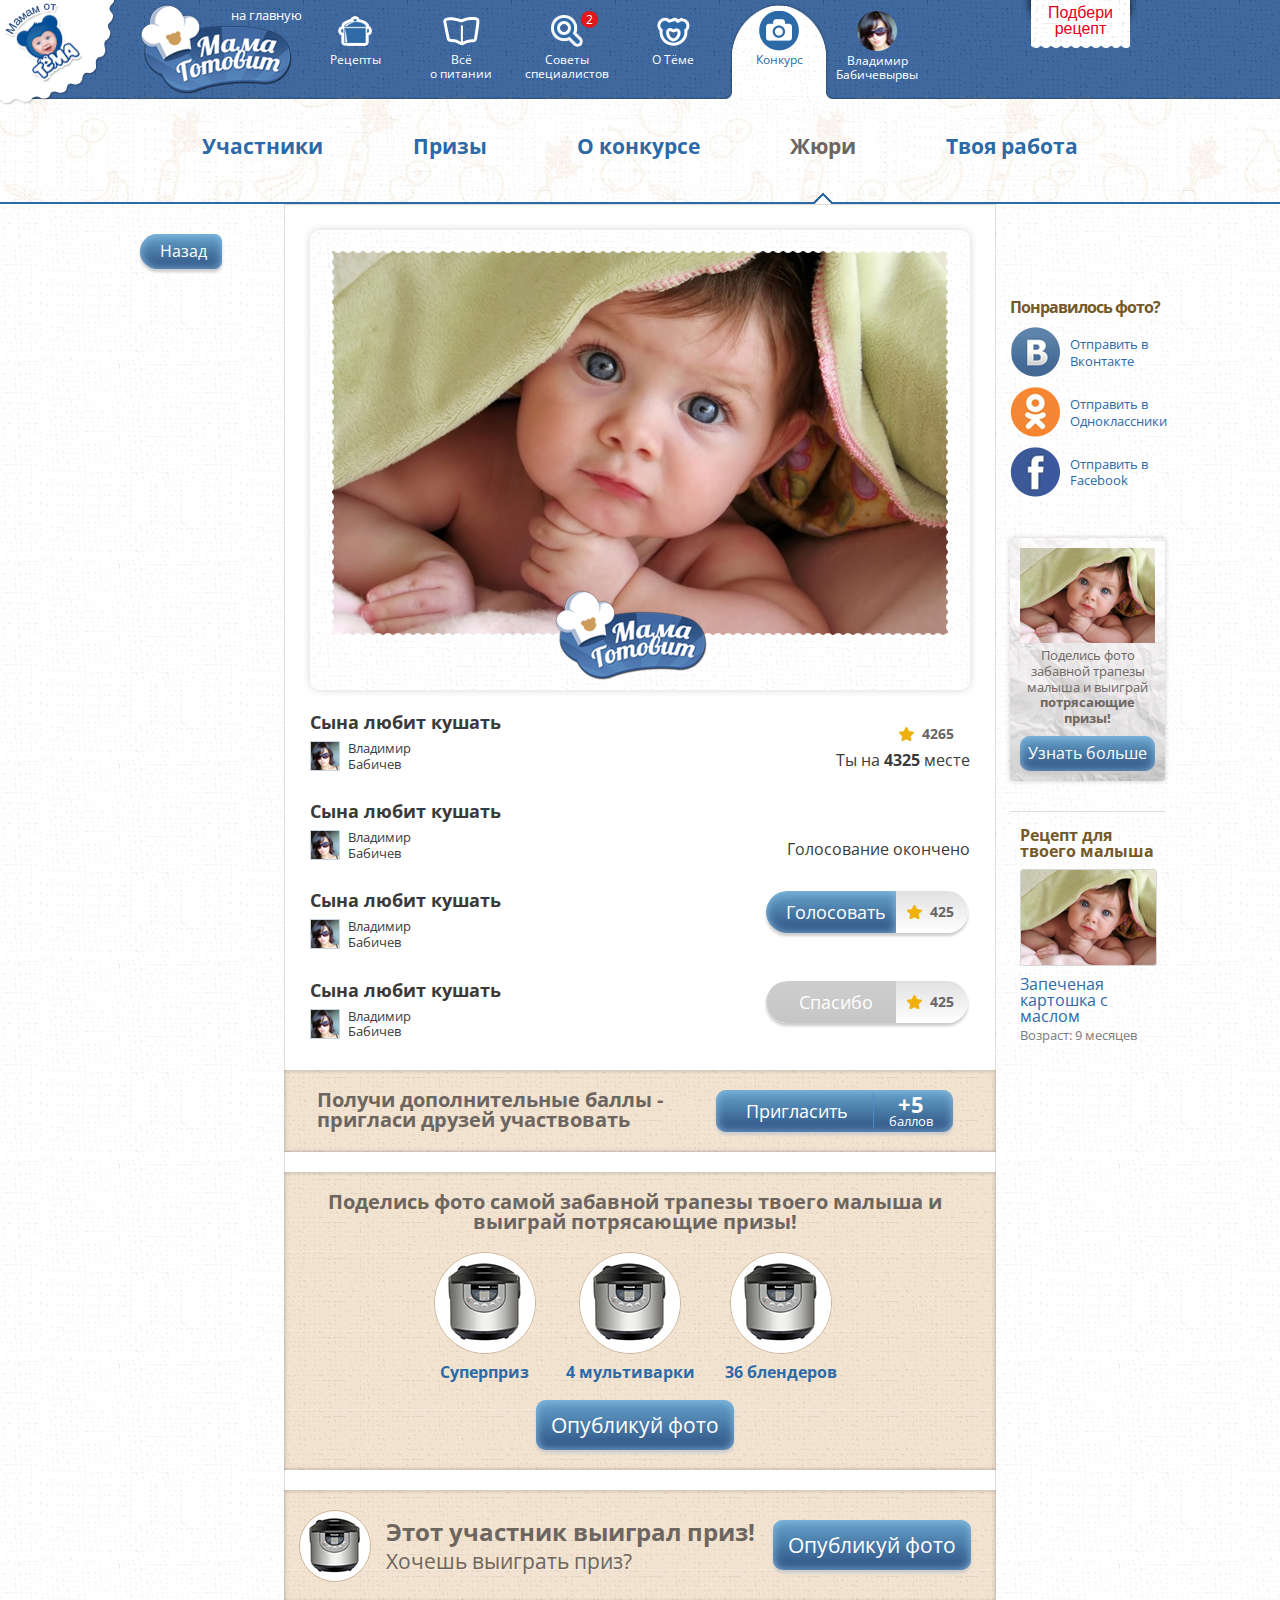
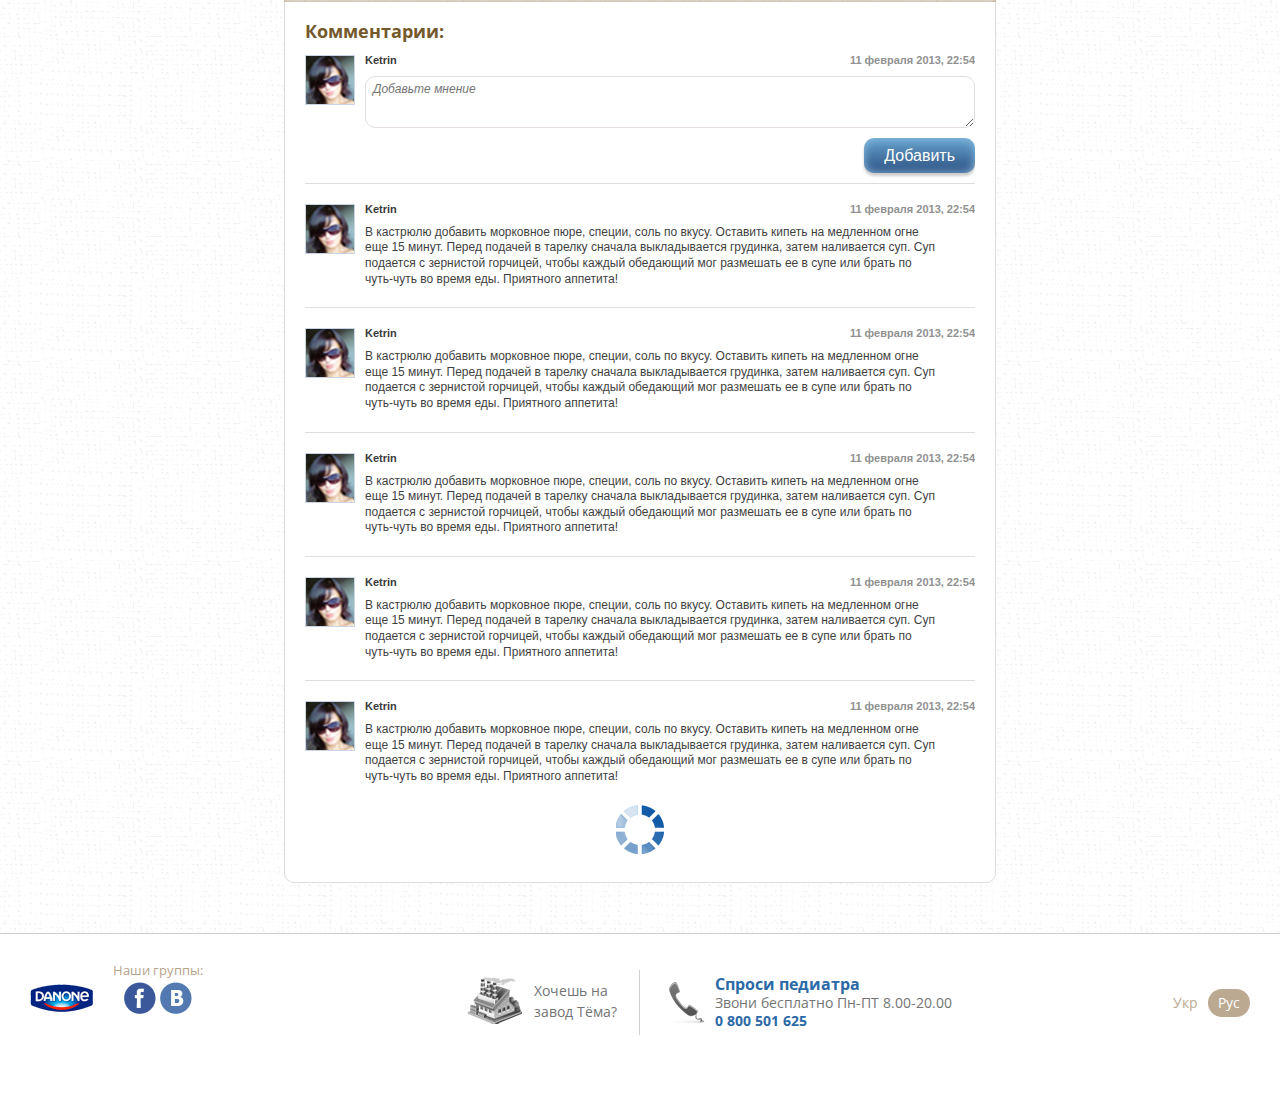
<file: work-page.html>
<!doctype html>
<!--[if lte IE 8]><html lang="ru-RU" class="lteie8"><![endif]-->
<!--[if gt IE 8]><!--><html lang="ru-RU"><!--<![endif]-->
<head>
	<meta charset="utf-8">
	<title>Template</title>
	<link rel="stylesheet" media="screen" href="css/screen.css" >
	<link href='http://fonts.googleapis.com/css?family=Open+Sans:400,700&subset=latin,cyrillic' rel='stylesheet' type='text/css'>
	<!--[if lt IE 9]><script src="js/html5shiv.js"></script><![endif]-->
	<script src="js/jquery.min.js"></script>
	<script src="js/common.js"></script>
</head>
<body>
<!-- BEGIN .wrap -->
<section class="wrap">
	<!-- BEGIN .header -->
	<header class="header">
		<div class="container">
			<a class="tema-link" href="#">Мамам от тёма</a>
			<a class="recipe-link" href="#"><span>Подбери рецепт</span></a>
			<a class="logo" href="#">
				<span class="logo__name">Мама готовит</span>
				<span class="logo__desc">на главную</span>
			</a>
			<nav class="nav">
				<ul>
					<li><a class="nav__item-1" href="#">Рецепты<i></i></a></li>
					<li><a class="nav__item-2" href="#">Всё<br>о питании<i></i></a></li>
					<li><a class="nav__item-3" href="#">Советы специалистов<span>2</span><i></i></a></li>
					<li><a class="nav__item-4" href="#">О Тёме<i></i></a></li>
					<li class="active">
						<a class="nav__item-5" href="#">Конкурс<i></i></a>
						<div class="nav__sub">
							<ul>
								<li><a href="#">Участники</a></li>
								<li><a href="#">Призы</a></li>
								<li><a href="#">О конкурсе</a></li>
								<li class="active"><a href="#">Жюри</a></li>
								<li><a href="#">Твоя работа</a></li>
							</ul>
						</div>
					</li>
				</ul>
			</nav>
			<div class="login">
				<a href="#">
					<img src="img/user.jpg" alt="">
					<span>Владимир Бабичевырвы</span>
				</a>
			</div>
			<div class="link-recipe"></div>
		</div>		
	</header>
	<!-- END .header -->
	<section class="container container_rel">
		<a class="btn back" href="#">Назад</a>
		<!-- BEGIN .addition -->
		<div class="addition">
			<div class="share">
				<div class="share__title">Понравилось фото?</div>
				<a class="share__vk" href="#"><i></i>Отправить в Вконтакте</a>
				<a class="share__ok" href="#"><i></i>Отправить в Одноклассники</a>
				<a class="share__fb" href="#"><i></i>Отправить в Facebook</a>
			</div>
			<div class="addition__advert">
				<a href="#"><img src="img/pic8.jpg" alt=""></a>
				<p>Поделись фото забавной трапезы малыша и выиграй <strong>потрясающие призы!</strong></p>
				<a class="btn" href="#">Узнать больше</a>
			</div>
			<div class="addition_recipe">
				<strong>Рецепт для твоего малыша</strong>
				<a href="#"><img src="img/pic8.jpg" alt=""></a>
				<a href="#">Запеченая картошка с маслом</a>
				<span>Возраст: 9 месяцев</span>
			</div>
		</div>
		<!-- END .addition -->
		<!-- BEGIN .work -->
		<div class="work">
			<div class="work__photo work__photo_loaded">
				<img src="img/pic5.jpg" alt="">
				<div class="work__photo-out"></div>
				<div class="work__logo"></div>
			</div>	
			<!--||||||||||||||||||||||||||||||||||||||||||||||||||||||||||||-->		
			<div class="work__user">
				<div class="work__desc">Сына любит кушать</div>				
				<div class="work__user-info">
					<a href="#">
						<img src="img/user1.jpg" alt="">
						<span>Владимир Бабичев</span>
					</a>
				</div>
				<div class="work__user-rate">
					<div class="vote vote_value">
						<a class="btn" href="#">Голосовать</a>
						<strong>4265</strong>
					</div>
					<p>Ты на <span>4325</span> месте</p>
				</div>
			</div>
			<!--||||||||||||||||||||||||||||||||||||||||||||||||||||||||||||-->		
			<div class="work__user">
				<div class="work__desc">Сына любит кушать</div>				
				<div class="work__user-info">
					<a href="#">
						<img src="img/user1.jpg" alt="">
						<span>Владимир Бабичев</span>
					</a>
				</div>
				<div class="work__user-rate">
					<p>Голосование окончено</p>
				</div>
			</div>
			<!--||||||||||||||||||||||||||||||||||||||||||||||||||||||||||||-->			
			<div class="work__user">
				<div class="work__desc">Сына любит кушать</div>				
				<div class="work__user-info">
					<a href="#">
						<img src="img/user1.jpg" alt="">
						<span>Владимир Бабичев</span>
					</a>
				</div>
				<div class="work__user-rate">
					<div class="vote">
						<a class="btn" href="#">Голосовать</a>
						<strong>425</strong>
					</div>
				</div>
			</div>
			<!--||||||||||||||||||||||||||||||||||||||||||||||||||||||||||||-->		
			<div class="work__user">
				<div class="work__desc">Сына любит кушать</div>				
				<div class="work__user-info">
					<a href="#">
						<img src="img/user1.jpg" alt="">
						<span>Владимир Бабичев</span>
					</a>
				</div>
				<div class="work__user-rate">
					<div class="vote vote_done">
						<a class="btn" href="#">Спасибо</a>
						<strong>425</strong>
					</div>
				</div>
			</div>
			<!--||||||||||||||||||||||||||||||||||||||||||||||||||||||||||||-->	
			<div class="advert advert_bonus">
				<div class="advert__title">Получи дополнительные баллы - пригласи друзей участвовать</div>
				<a class="btn" href="#">Пригласить<span>+5<i>баллов</i></span></a>
			</div>
			<!--||||||||||||||||||||||||||||||||||||||||||||||||||||||||||||-->	
			<div class="advert advert_prizes">
				<div class="advert__title">Поделись фото самой забавной трапезы твоего малыша и выиграй потрясающие призы!</div>
				<ul>
					<li>
						<img src="img/pic6.jpg" alt="">
						<strong>Суперприз</strong>	
					</li>
					<li>
						<img src="img/pic6.jpg" alt="">
						<strong>4 мультиварки</strong>	
					</li>
					<li>
						<img src="img/pic6.jpg" alt="">
						<strong>36 блендеров</strong>	
					</li>
				</ul>
				<a class="btn" href="#">Опубликуй фото</a>
			</div>
			<!--||||||||||||||||||||||||||||||||||||||||||||||||||||||||||||-->	
			<div class="advert advert_winner">
				<img src="img/pic7.jpg" alt="">
				<div class="advert__title">Этот участник выиграл приз!<p>Хочешь выиграть приз?</p></div>
				<a class="btn" href="#">Опубликуй фото</a>
			</div>
			<form class="comm" action="">
				<div class="comm__title">Комментарии:</div>
				<div class="comm__item comm__item_add">
					<div class="comm__user-pic">
						<a href="#"><img src="img/user2.jpg" alt=""></a>
					</div>
					<div class="comm__info">
						<div class="comm__detail">
							<a href="#">Ketrin </a><strong>11 февраля 2013, 22:54</strong>
						</div>
						<textarea placeholder="Добавьте мнение"></textarea>
					</div>
				</div>
				<div class="comm__btn">
					<input class="btn" type="submit" value="Добавить">
				</div>
				<div class="comm__item">
					<div class="comm__user-pic">
						<a href="#"><img src="img/user2.jpg" alt=""></a>
					</div>
					<div class="comm__info">
						<div class="comm__detail">
							<a href="#">Ketrin </a><strong>11 февраля 2013, 22:54</strong>
						</div>
						<p>В кастрюлю добавить морковное пюре, специи, соль по вкусу. Оставить кипеть на медленном огне еще 15 минут. Перед подачей в тарелку сначала выкладывается грудинка, затем наливается суп. Суп подается с зернистой горчицей, чтобы каждый обедающий мог размешать ее в супе или брать по чуть-чуть во время еды. Приятного аппетита!</p>
					</div>
				</div>
				<div class="comm__item">
					<div class="comm__user-pic">
						<a href="#"><img src="img/user2.jpg" alt=""></a>
					</div>
					<div class="comm__info">
						<div class="comm__detail">
							<a href="#">Ketrin </a><strong>11 февраля 2013, 22:54</strong>
						</div>
						<p>В кастрюлю добавить морковное пюре, специи, соль по вкусу. Оставить кипеть на медленном огне еще 15 минут. Перед подачей в тарелку сначала выкладывается грудинка, затем наливается суп. Суп подается с зернистой горчицей, чтобы каждый обедающий мог размешать ее в супе или брать по чуть-чуть во время еды. Приятного аппетита!</p>
					</div>
				</div>
				<div class="comm__item">
					<div class="comm__user-pic">
						<a href="#"><img src="img/user2.jpg" alt=""></a>
					</div>
					<div class="comm__info">
						<div class="comm__detail">
							<a href="#">Ketrin </a><strong>11 февраля 2013, 22:54</strong>
						</div>
						<p>В кастрюлю добавить морковное пюре, специи, соль по вкусу. Оставить кипеть на медленном огне еще 15 минут. Перед подачей в тарелку сначала выкладывается грудинка, затем наливается суп. Суп подается с зернистой горчицей, чтобы каждый обедающий мог размешать ее в супе или брать по чуть-чуть во время еды. Приятного аппетита!</p>
					</div>
				</div>
				<div class="comm__item">
					<div class="comm__user-pic">
						<a href="#"><img src="img/user2.jpg" alt=""></a>
					</div>
					<div class="comm__info">
						<div class="comm__detail">
							<a href="#">Ketrin </a><strong>11 февраля 2013, 22:54</strong>
						</div>
						<p>В кастрюлю добавить морковное пюре, специи, соль по вкусу. Оставить кипеть на медленном огне еще 15 минут. Перед подачей в тарелку сначала выкладывается грудинка, затем наливается суп. Суп подается с зернистой горчицей, чтобы каждый обедающий мог размешать ее в супе или брать по чуть-чуть во время еды. Приятного аппетита!</p>
					</div>
				</div>
				<div class="comm__item">
					<div class="comm__user-pic">
						<a href="#"><img src="img/user2.jpg" alt=""></a>
					</div>
					<div class="comm__info">
						<div class="comm__detail">
							<a href="#">Ketrin </a><strong>11 февраля 2013, 22:54</strong>
						</div>
						<p>В кастрюлю добавить морковное пюре, специи, соль по вкусу. Оставить кипеть на медленном огне еще 15 минут. Перед подачей в тарелку сначала выкладывается грудинка, затем наливается суп. Суп подается с зернистой горчицей, чтобы каждый обедающий мог размешать ее в супе или брать по чуть-чуть во время еды. Приятного аппетита!</p>
					</div>
				</div>	
				<div class="loader">
					<img src="img/loader.png" alt="">
				</div>			
			</form>
		</div>
		<!-- END .work -->
	</section>
	<div class="push"></div>
</section>
<!-- END .wrap -->
<!-- BEGIN .footer -->
<footer class="footer">
	<div class="container">
		<div class="footer__col">
			<div class="footer__factory">
				<a href="#">Хочешь на завод Тёма?</a>
			</div>			
		</div>
		<div class="footer__col">
			<div class="footer__contacts">
				<strong>Спроси педиатра</strong>
				<p>Звони бесплатно Пн-ПТ 8.00-20.00</p>
				<span>0 800 501 625</span>
			</div>			
		</div>
	</div>
	<div class="footer__info">
		<a class="footer__company" href="#"></a>
		<div class="footer__social">
			<span>Наши группы:</span>
			<a class="footer__fb" href="#"></a>
			<a class="footer__vk" href="#"></a>
		</div>
	</div>
	<div class="footer__langs">
		<a href="#">Укр</a>
		<a class="active" href="#">Рус</a>
	</div>
</footer>
<!-- END .footer -->
</body>
</html>
</file>
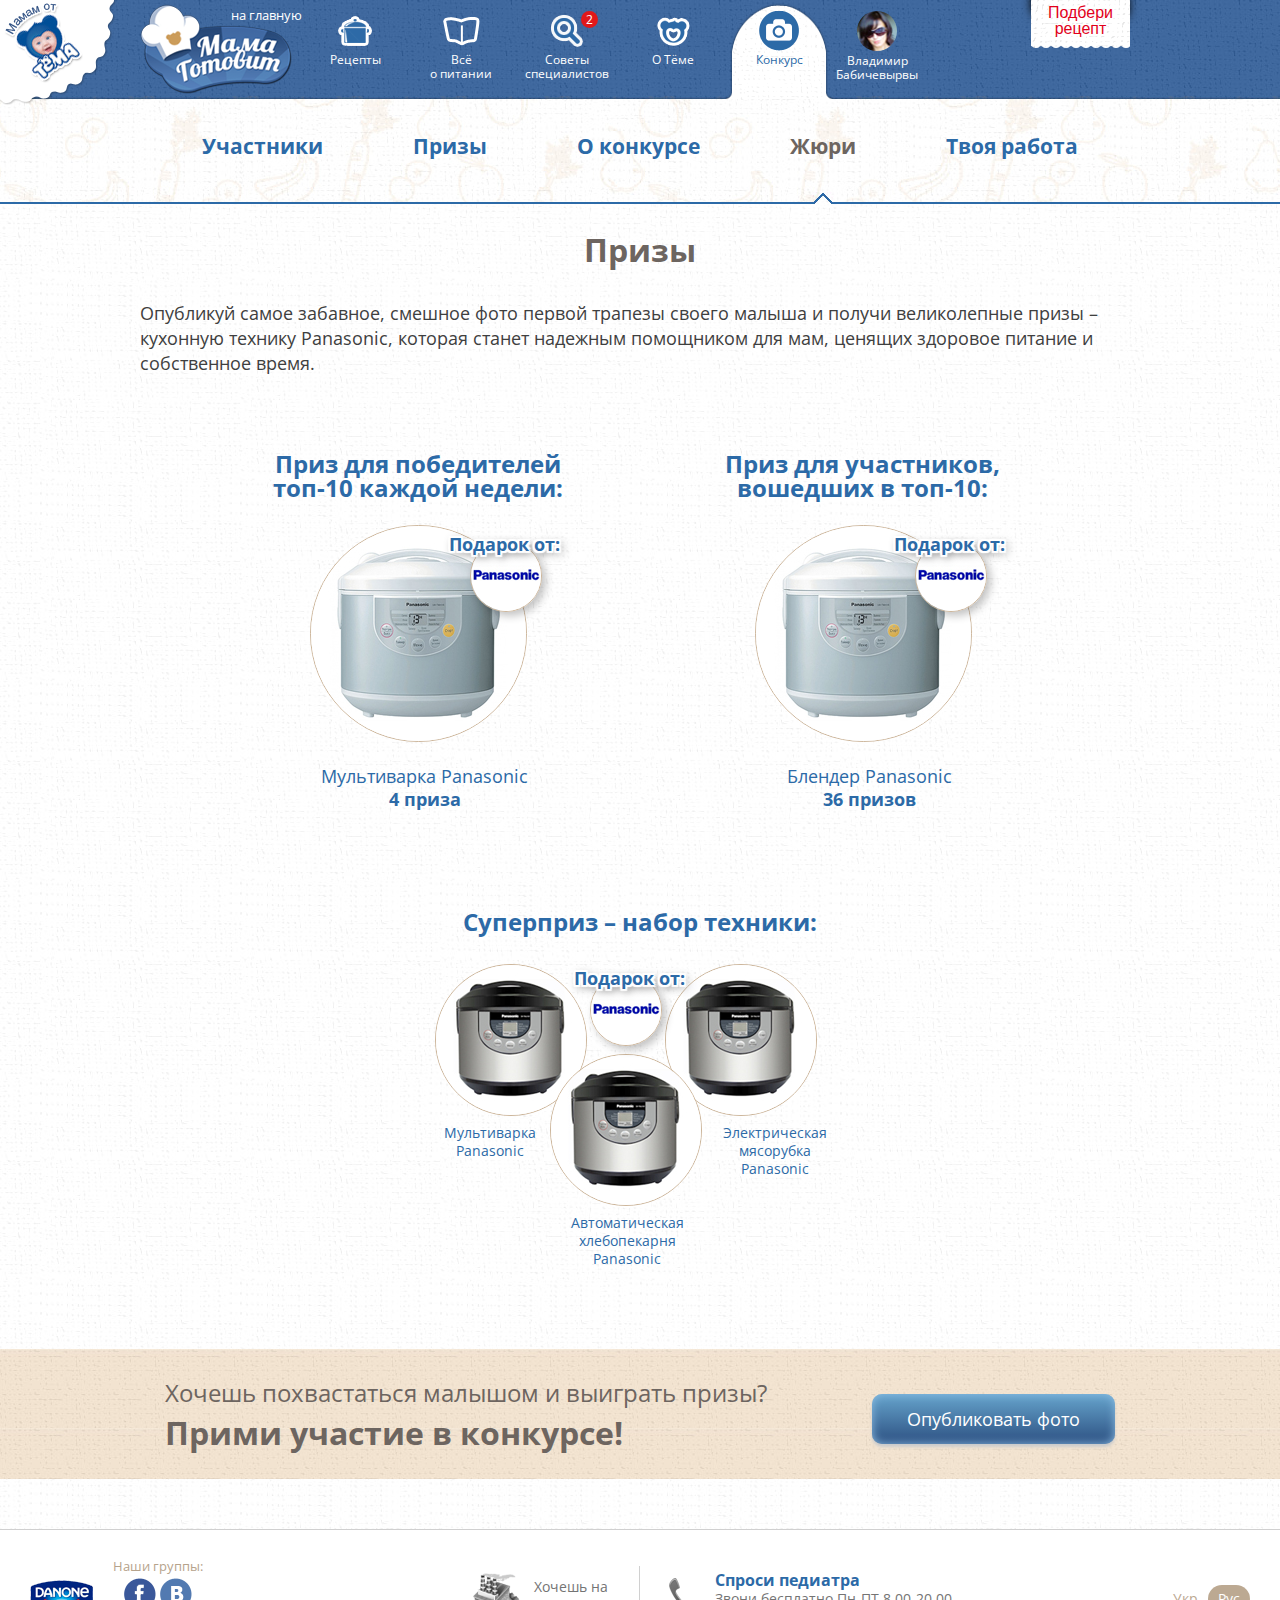
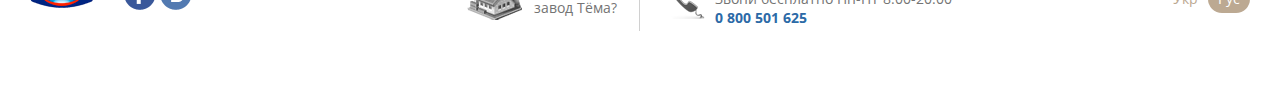
<file: work-prizes.html>
<!doctype html>
<!--[if lte IE 8]><html lang="ru-RU" class="lteie8"><![endif]-->
<!--[if gt IE 8]><!--><html lang="ru-RU"><!--<![endif]-->
<head>
	<meta charset="utf-8">
	<title>Template</title>
	<link rel="stylesheet" media="screen" href="css/screen.css" >
	<link href='http://fonts.googleapis.com/css?family=Open+Sans:400,700&subset=latin,cyrillic' rel='stylesheet' type='text/css'>
	<!--[if lt IE 9]><script src="js/html5shiv.js"></script><![endif]-->
	<script src="js/jquery.min.js"></script>
	<script src="js/common.js"></script>
</head>
<body>
<!-- BEGIN .wrap -->
<section class="wrap">
	<!-- BEGIN .header -->
	<header class="header">		
		<div class="container">
			<a class="tema-link" href="#">Мамам от тёма</a>
			<a class="recipe-link" href="#"><span>Подбери рецепт</span></a>
			<a class="logo" href="#">
				<span class="logo__name">Мама готовит</span>
				<span class="logo__desc">на главную</span>
			</a>
			<nav class="nav">
				<ul>
					<li><a class="nav__item-1" href="#">Рецепты<i></i></a></li>
					<li><a class="nav__item-2" href="#">Всё<br>о питании<i></i></a></li>
					<li><a class="nav__item-3" href="#">Советы специалистов<span>2</span><i></i></a></li>
					<li><a class="nav__item-4" href="#">О Тёме<i></i></a></li>
					<li class="active">
						<a class="nav__item-5" href="#">Конкурс<i></i></a>
						<div class="nav__sub">
							<ul>
								<li><a href="#">Участники</a></li>
								<li><a href="#">Призы</a></li>
								<li><a href="#">О конкурсе</a></li>
								<li class="active"><a href="#">Жюри</a></li>
								<li><a href="#">Твоя работа</a></li>
							</ul>
						</div>
					</li>
				</ul>
			</nav>
			<div class="login">
				<a href="#">
					<img src="img/user.jpg" alt="">
					<span>Владимир Бабичевырвы</span>
				</a>
			</div>
			<div class="link-recipe"></div>
		</div>		
	</header>
	<!-- BEGIN .prizes -->
	<section class="container">
		<div class="prizes prizes_mod">			
			<div class="text">
				<h2 class="h2">Призы</h2>
				<p>Опубликуй самое забавное, смешное фото первой трапезы своего малыша и получи великолепные призы – кухонную технику Panasonic, которая станет надежным помощником для мам, ценящих здоровое питание и собственное время.</p>
			</div>			
			<ul class="prizes__list">				
				<li class="prizes__item">
					<div class="prizes__title">Приз для победителей топ-10 каждой недели:</div>
					<div class="prizes__info">
						<div class="prizes__by-title">Подарок от:</div>
						<div class="prizes__by"><img src="img/prize-by.jpg" alt=""></div>
						<div class="prizes__subject prizes__subject-4">
							<img src="img/pic3.jpg" alt="">
							<span>Мультиварка Panasonic<strong>4 приза</strong></span>											
						</div>
					</div>
				</li>
				<li class="prizes__item">
					<div class="prizes__title">Приз для участников, вошедших в топ-10:</div>
					<div class="prizes__info">
						<div class="prizes__by-title">Подарок от:</div>
						<div class="prizes__by"><img src="img/prize-by.jpg" alt=""></div>
						<div class="prizes__subject prizes__subject-4">
							<img src="img/pic3.jpg" alt="">
							<span>Блендер Panasonic<strong>36 призов</strong></span>											
						</div>
					</div>
				</li>
				<li class="prizes__item prizes__item_mod">
					<div class="prizes__title">Суперприз – набор техники:</div>
					<div class="prizes__info">
						<div class="prizes__by-title">Подарок от:</div>
						<div class="prizes__by"><img src="img/prize-by.jpg" alt=""></div>
						<div class="prizes__subject prizes__subject-1">
							<img src="img/pic2.jpg" alt="">
							<span>Мультиварка Panasonic</span>
						</div>
						<div class="prizes__subject prizes__subject-2">
							<img src="img/pic2.jpg" alt="">
							<span>Электрическая мясорубка Panasonic</span>
						</div>
						<div class="prizes__subject prizes__subject-3">
							<img src="img/pic2.jpg" alt="">
							<span>Автоматическая хлебопекарня Panasonic</span>
						</div>
					</div>
				</li>
			</ul>
		</div>
	</section>	
	<!-- END .prizes -->	
	<!-- BEGIN .advert -->
	<section class="advert advert_participate">
		<div class="container">
			<div class="advert__title"><p>Хочешь похвастаться малышом и выиграть призы?</p>Прими участие в конкурсе!</div>
			<a href="#" class="btn">Опубликовать фото</a>
		</div>
	</section>
	<!-- END .advert -->
	<div class="push"></div>
</section>
<!-- END .wrap -->
<!-- BEGIN .footer -->
<footer class="footer">
	<div class="container">
		<div class="footer__col">
			<div class="footer__factory">
				<a href="#">Хочешь на завод Тёма?</a>
			</div>			
		</div>
		<div class="footer__col">
			<div class="footer__contacts">
				<strong>Спроси педиатра</strong>
				<p>Звони бесплатно Пн-ПТ 8.00-20.00</p>
				<span>0 800 501 625</span>
			</div>			
		</div>
	</div>
	<div class="footer__info">
		<a class="footer__company" href="#"></a>
		<div class="footer__social">
			<span>Наши группы:</span>
			<a class="footer__fb" href="#"></a>
			<a class="footer__vk" href="#"></a>
		</div>
	</div>
	<div class="footer__langs">
		<a href="#">Укр</a>
		<a class="active" href="#">Рус</a>
	</div>
</footer>
<!-- END .footer -->
</body>
</html>
</file>
<file: css/screen.css>
.tema-link, .logo__name { font: 0/0 a; text-shadow: none; color: transparent; }

* { margin: 0; padding: 0; }

html, body { height: 100%; }

body { background: url(../img/body-bg.jpg); font-family: "Open Sans", Arial, Tahoma, sans-serif; font-weight: 400; font-size: 14px; color: #231f20; line-height: 1; }

a img, fieldset { border: none; }

a { color: #2c6aa7; text-decoration: none; }
a:hover { color: #ffc979; }

p { line-height: 1.2; }

li { list-style: none; }

textarea, button, select, input { border: none; outline: none; }

button { line-height: 1; cursor: pointer; }

table { border-spacing: 0; border-collapse: collapse; }

.wrap { width: 100%; min-height: 100%; height: auto !important; height: 100%; margin: 0 auto -167px; }

.container { width: 1000px; margin: 0 auto; }

.container_rel { position: relative; }

.push { height: 167px; clear: both; }

.h1, .h2 { font-weight: 700; color: #6d6560; }

.h1 { font-size: 38px; }

.h2 { font-size: 32px; }

.header { position: relative; background: url(../img/nav-bg.jpg) repeat-x; }
.header .container { overflow: hidden; -moz-transition: padding-left 0.3s linear; -o-transition: padding-left 0.3s linear; -webkit-transition: padding-left 0.3s linear; -ms-transition: padding-left 0.3s linear; transition: padding-left 0.3s linear; }
@media only screen and (max-width: 1260px) { .header .container { padding-left: 130px; } }

.tema-link { position: absolute; top: 0; left: 0; background: url('../img/icons-sb18aa25c70.png') 0 -200px no-repeat; width: 116px; height: 105px; z-index: 10; }

.recipe-link { float: right; background: url('../img/icons-sb18aa25c70.png') 0 -934px no-repeat; width: 119px; height: 50px; }
.recipe-link span { display: block; margin-top: 5px; font-family: "Comic Sans MS", Arial, Tahoma, sans-serif; font-size: 16px; color: #e2001b; text-align: center; }
.recipe-link:hover { color: #e2001b; background: url('../img/icons-sb18aa25c70.png') 0 -874px no-repeat; width: 119px; height: 50px; }

.logo { position: relative; float: left; margin-top: 4px; padding-right: 10px; background: url('../img/icons-sb18aa25c70.png') 0 -100px no-repeat; width: 152px; height: 90px; }
.logo:hover { background: url('../img/icons-sb18aa25c70.png') 0 0 no-repeat; width: 152px; height: 90px; }

.logo__desc { position: absolute; top: 5px; right: 0; font-size: 13px; color: white; }

.nav { float: left; }
.nav ul { overflow: hidden; }
.nav li { float: left; width: 106px; text-align: center; }
.nav li.active { background: url('../img/icons-sb18aa25c70.png') 0 -487px no-repeat; width: 106px; height: 99px; height: 204px; }
.nav li.active .nav__item-1 i { background: url('../img/icons-sb18aa25c70.png') 0 -1698px no-repeat; width: 40px; height: 40px; }
.nav li.active .nav__item-2 i { background: url('../img/icons-sb18aa25c70.png') 0 -1898px no-repeat; width: 40px; height: 40px; }
.nav li.active .nav__item-3 i { background: url('../img/icons-sb18aa25c70.png') 0 -1456px no-repeat; width: 40px; height: 40px; }
.nav li.active .nav__item-4 i { background: url('../img/icons-sb18aa25c70.png') 0 -1598px no-repeat; width: 40px; height: 40px; }
.nav li.active .nav__item-5 i { background: url('../img/icons-sb18aa25c70.png') 0 -1364px no-repeat; width: 40px; height: 40px; }
.nav li.active a { color: #2c6aa7; cursor: default; }
.nav li.active a:hover { color: #2c6aa7; }
.nav li.active .nav__sub a { cursor: pointer; }
.nav a { position: relative; display: block; height: 49px; padding-top: 53px; font-size: 12px; line-height: 1.2; color: white; }
.nav a:hover { color: #ffc979; }
.nav span { position: absolute; top: 11px; left: 67px; width: 17px; height: 17px; line-height: 18px; -webkit-border-radius: 50%; -moz-border-radius: 50%; -ms-border-radius: 50%; -o-border-radius: 50%; border-radius: 50%; background: #e0181a; color: white; }
.nav i { position: absolute; top: 11px; left: 50%; margin-left: -20px; }
.nav .nav__sub { position: absolute; top: 99px; left: 0; width: 100%; border-bottom: 2px solid #2c6aa7; background: url(../img/nav-sub-bg.jpg); }
.nav .nav__sub ul { width: 1000px; margin: 0 auto; overflow: visible; font-size: 0; text-align: center; }
.nav .nav__sub li { float: none; display: inline-block; width: auto; }
.nav .nav__sub li.active { height: auto; background: none; }
.nav .nav__sub li.active a { color: #6d6560; }
.nav .nav__sub li.active a:before { content: ""; position: absolute; bottom: -2px; left: 50%; margin-left: -11px; background: url('../img/icons-sb18aa25c70.png') 0 -2132px no-repeat; width: 22px; height: 12px; z-index: 10; }
.nav .nav__sub a { height: 68px; padding: 35px 45px 0 45px; font-size: 21px; font-weight: 700; }

.nav__item-1 i { background: url('../img/icons-sb18aa25c70.png') 0 -1948px no-repeat; width: 40px; height: 40px; }
.nav__item-1:hover i { background: url('../img/icons-sb18aa25c70.png') 0 -1648px no-repeat; width: 40px; height: 40px; }

.nav__item-2 i { background: url('../img/icons-sb18aa25c70.png') 0 -2154px no-repeat; width: 40px; height: 40px; }
.nav__item-2:hover i { background: url('../img/icons-sb18aa25c70.png') 0 -1848px no-repeat; width: 40px; height: 40px; }

.nav__item-3 i { background: url('../img/icons-sb18aa25c70.png') 0 -1798px no-repeat; width: 40px; height: 40px; }
.nav__item-3:hover i { background: url('../img/icons-sb18aa25c70.png') 0 -1263px no-repeat; width: 40px; height: 40px; }

.nav__item-4 i { background: url('../img/icons-sb18aa25c70.png') 0 -1748px no-repeat; width: 40px; height: 40px; }
.nav__item-4:hover i { background: url('../img/icons-sb18aa25c70.png') 0 -1506px no-repeat; width: 40px; height: 40px; }

.nav__item-5 i { background: url('../img/icons-sb18aa25c70.png') 0 -1998px no-repeat; width: 40px; height: 40px; }
.nav__item-5:hover i { background: url('../img/icons-sb18aa25c70.png') 0 -1213px no-repeat; width: 40px; height: 40px; }

.login { float: left; width: 90px; text-align: center; }
.login a { display: block; height: 88px; padding-top: 11px; color: white; }
.login a:hover { color: #ffc979; }
.login img { -webkit-border-radius: 50%; -moz-border-radius: 50%; -ms-border-radius: 50%; -o-border-radius: 50%; border-radius: 50%; }
.login span { font-size: 12px; }

.footer { position: relative; height: 166px; background: white; border-top: 1px solid #d0d0d0; }
.footer .container { padding-top: 36px; overflow: hidden; }

.footer__col { float: left; width: 50%; }

.footer__factory a { position: relative; float: right; width: 85px; height: 55px; padding: 10px 20px 0 67px; border-right: 1px solid #d0d0d0; line-height: 1.5; color: #747474; }
.footer__factory a:before { content: ""; position: absolute; top: 7px; left: 0; background: url('../img/icons-sb18aa25c70.png') 0 -315px no-repeat; width: 55px; height: 47px; }
.footer__factory a:hover { color: #2c6aa7; }
.footer__factory a:hover:before { background: url('../img/icons-sb18aa25c70.png') 0 -430px no-repeat; width: 55px; height: 47px; }

.footer__contacts { position: relative; padding: 6px 0 0 75px; }
.footer__contacts strong, .footer__contacts span { display: block; color: #2c6aa7; font-weight: 700; }
.footer__contacts strong { font-size: 16px; }
.footer__contacts p, .footer__contacts span { font-size: 14px; }
.footer__contacts p { margin: 3px 0; color: #747474; }
.footer__contacts:before { content: ""; position: absolute; top: 12px; left: 29px; background: url('../img/icons-sb18aa25c70.png') 0 -1313px no-repeat; width: 36px; height: 41px; }

.footer__info { position: absolute; top: 30px; left: 30px; }

.footer__company { float: left; margin: 20px 20px 0 0; background: url('../img/icons-sb18aa25c70.png') 0 -656px no-repeat; width: 63px; height: 28px; }

.footer__social { float: left; text-align: center; }
.footer__social span { display: block; margin-bottom: 5px; font-size: 13px; color: #b6a38c; }
.footer__social a { display: inline-block; }

.footer__fb { background: url('../img/icons-sb18aa25c70.png') 0 -2090px no-repeat; width: 32px; height: 32px; }
.footer__fb:hover { background: url('../img/icons-sb18aa25c70.png') 0 -1414px no-repeat; width: 32px; height: 32px; }

.footer__vk { background: url('../img/icons-sb18aa25c70.png') 0 -2048px no-repeat; width: 32px; height: 32px; }
.footer__vk:hover { background: url('../img/icons-sb18aa25c70.png') 0 -1556px no-repeat; width: 32px; height: 32px; }

.footer__langs { position: absolute; top: 55px; right: 30px; }
.footer__langs a { float: left; height: 28px; padding: 0 10px; line-height: 28px; color: #bca992; }
.footer__langs a:hover { text-decoration: underline; }
.footer__langs a.active { background: #bca992; -webkit-border-radius: 14px; -moz-border-radius: 14px; -ms-border-radius: 14px; -o-border-radius: 14px; border-radius: 14px; color: white; text-decoration: none; cursor: default; }

.btn { display: inline-block; height: 42px; padding: 0 35px; line-height: 42px; -webkit-border-radius: 10px; -moz-border-radius: 10px; -ms-border-radius: 10px; -o-border-radius: 10px; border-radius: 10px; background-image: url('[data-uri]'); background-size: 100%; background-image: -webkit-gradient(linear, 50% 0%, 50% 100%, color-stop(0%, #66a4cc), color-stop(100%, #2c5081)); background-image: -webkit-linear-gradient(top, #66a4cc, #2c5081); background-image: -moz-linear-gradient(top, #66a4cc, #2c5081); background-image: -o-linear-gradient(top, #66a4cc, #2c5081); background-image: linear-gradient(top, #66a4cc, #2c5081); -webkit-box-shadow: inset 0 0px 10px #8cbde3, 0 3px 3px #cccccc; -moz-box-shadow: inset 0 0px 10px #8cbde3, 0 3px 3px #cccccc; box-shadow: inset 0 0px 10px #8cbde3, 0 3px 3px #cccccc; font-size: 18px; color: white; }
.btn:hover { color: white; background-image: url('[data-uri]'); background-size: 100%; background-image: -webkit-gradient(linear, 50% 0%, 50% 100%, color-stop(0%, #3f609f), color-stop(100%, #112c62)); background-image: -webkit-linear-gradient(top, #3f609f, #112c62); background-image: -moz-linear-gradient(top, #3f609f, #112c62); background-image: -o-linear-gradient(top, #3f609f, #112c62); background-image: linear-gradient(top, #3f609f, #112c62); }

.btn-light { height: 50px; padding: 0 40px; background-image: url('[data-uri]'); background-size: 100%; background-image: -webkit-gradient(linear, 50% 0%, 50% 100%, color-stop(0%, #ffffff), color-stop(100%, #e1e1e1)); background-image: -webkit-linear-gradient(top, #ffffff, #e1e1e1); background-image: -moz-linear-gradient(top, #ffffff, #e1e1e1); background-image: -o-linear-gradient(top, #ffffff, #e1e1e1); background-image: linear-gradient(top, #ffffff, #e1e1e1); -webkit-box-shadow: rgba(0, 0, 0, 0.3) 0 1px 2px; -moz-box-shadow: rgba(0, 0, 0, 0.3) 0 1px 2px; box-shadow: rgba(0, 0, 0, 0.3) 0 1px 2px; -webkit-border-radius: 5px; -moz-border-radius: 5px; -ms-border-radius: 5px; -o-border-radius: 5px; border-radius: 5px; font-size: 20px; color: #2c6aa7; }

.vote { display: inline-block; -webkit-box-shadow: 0 3px 3px #cccccc; -moz-box-shadow: 0 3px 3px #cccccc; box-shadow: 0 3px 3px #cccccc; -webkit-border-radius: 21px; -moz-border-radius: 21px; -ms-border-radius: 21px; -o-border-radius: 21px; border-radius: 21px; overflow: hidden; }
.vote .btn, .vote strong { float: left; }
.vote .btn { width: 120px; padding: 0 0 0 10px; color: white; text-align: center; -webkit-border-radius: 21px 0 0 21px; -moz-border-radius: 21px 0 0 21px; -ms-border-radius: 21px 0 0 21px; -o-border-radius: 21px 0 0 21px; border-radius: 21px 0 0 21px; }
.vote .btn:hover { text-decoration: none; }
.vote strong { position: relative; height: 42px; padding: 0 14px 0 34px; line-height: 42px; background-image: url('[data-uri]'); background-size: 100%; background-image: -webkit-gradient(linear, 50% 0%, 50% 100%, color-stop(0%, #e1e1e1), color-stop(100%, #ffffff)); background-image: -webkit-linear-gradient(top, #e1e1e1, #ffffff); background-image: -moz-linear-gradient(top, #e1e1e1, #ffffff); background-image: -o-linear-gradient(top, #e1e1e1, #ffffff); background-image: linear-gradient(top, #e1e1e1, #ffffff); color: #6d6560; }
.vote strong:before { content: ""; position: absolute; top: 14px; left: 11px; background: url('../img/icons-sb18aa25c70.png') 0 -2227px no-repeat; width: 15px; height: 14px; }

.vote_value { -webkit-box-shadow: none; -moz-box-shadow: none; box-shadow: none; }
.vote_value .btn { display: none; }
.vote_value strong { background: none; }

.vote_done .btn { background-image: url('[data-uri]'); background-size: 100%; background-image: -webkit-gradient(linear, 50% 0%, 50% 100%, color-stop(0%, #cecece), color-stop(100%, #c6c6c6)); background-image: -webkit-linear-gradient(top, #cecece, #c6c6c6); background-image: -moz-linear-gradient(top, #cecece, #c6c6c6); background-image: -o-linear-gradient(top, #cecece, #c6c6c6); background-image: linear-gradient(top, #cecece, #c6c6c6); -webkit-box-shadow: none; -moz-box-shadow: none; box-shadow: none; cursor: default; }
.vote_done .btn:hover { background-image: url('[data-uri]'); background-size: 100%; background-image: -webkit-gradient(linear, 50% 0%, 50% 100%, color-stop(0%, #cecece), color-stop(100%, #c6c6c6)); background-image: -webkit-linear-gradient(top, #cecece, #c6c6c6); background-image: -moz-linear-gradient(top, #cecece, #c6c6c6); background-image: -o-linear-gradient(top, #cecece, #c6c6c6); background-image: linear-gradient(top, #cecece, #c6c6c6); }

.more { height: 22px; margin-bottom: 60px; border-bottom: 1px solid #d0d0d0; text-align: center; }
.more .btn { padding: 0 23px; }

.loader { text-align: center; }

.text { padding: 30px 0; }
.text .h2 { margin-bottom: 35px; text-align: center; }
.text p, .text li { margin-bottom: 15px; font-size: 18px; color: #3f3f3f; line-height: 1.4; text-align: left; }
.text ol, .text ul { padding: 0 25px; }
.text li { list-style: decimal; }

.tema-link, .logo__name { font: 0/0 a; text-shadow: none; color: transparent; }

/*styles for layouts */
.tema-link, .logo__name { font: 0/0 a; text-shadow: none; color: transparent; }

.main-action { position: relative; width: 530px; height: 350px; padding-top: 75px; }
.main-action .h1 { margin-bottom: 20px; line-height: 1.3; }
.main-action p { margin-bottom: 25px; font-size: 24px; color: #3f3f3f; }

.main-action__pic-1, .main-action__pic-2, .main-action__pic-3 { position: absolute; }
.main-action__pic-1 img, .main-action__pic-2 img, .main-action__pic-3 img { display: block; border: 2px solid white; -webkit-border-radius: 10px; -moz-border-radius: 10px; -ms-border-radius: 10px; -o-border-radius: 10px; border-radius: 10px; -webkit-box-shadow: 0 3px 3px #cccccc; -moz-box-shadow: 0 3px 3px #cccccc; box-shadow: 0 3px 3px #cccccc; }

.main-action__pic-1 { top: 90px; right: -325px; z-index: 3; }

.main-action__pic-2 { top: 140px; right: -470px; -moz-transform: rotate(-10deg); -o-transform: rotate(-10deg); -webkit-transform: rotate(-10deg); -ms-transform: rotate(-10deg); transform: rotate(-10deg); z-index: 2; }

.main-action__pic-3 { top: 40px; right: -430px; -moz-transform: rotate(9deg); -o-transform: rotate(9deg); -webkit-transform: rotate(9deg); -ms-transform: rotate(9deg); transform: rotate(9deg); z-index: 1; }

.prizes { margin-bottom: 35px; padding: 30px 0; background: url(../img/yellow-bg.jpg); color: #2c6aa7; }
.prizes .text { padding: 30px 0 60px 0; }
.prizes .h2 { margin-bottom: 35px; text-align: center; }
.prizes .prizes__list { font-size: 0; }
.prizes .prizes__item { position: relative; display: inline-block; width: 295px; vertical-align: top; }
.prizes .prizes__item .prizes__by-title { right: 5px; }
.prizes .prizes__item .prizes__by { top: 10px; left: 200px; z-index: 3; }
.prizes .prizes__item_mod { width: 410px; }
.prizes .prizes__item_mod .prizes__by-title { left: 139px; }
.prizes .prizes__item_mod .prizes__by { left: 155px; }
.prizes .prizes__info { position: relative; height: 320px; }
.prizes .prizes__by-title { position: absolute; top: 5px; font-size: 18px; font-weight: 700; text-shadow: white 2px 0px 1px, white 2px 2px 1px, white 0px 2px 1px, white -2px 2px 1px, white -2px 0px 1px, white -2px -2px 1px, white 0px -2px 1px, white 2px -2px 1px, rgba(0, 0, 0, 0.75) 3px 3px 8px; z-index: 5; }
.prizes .prizes__title { margin-bottom: 50px; text-align: center; font-size: 24px; }
.prizes .prizes__by, .prizes .prizes__subject { position: absolute; }
.prizes .prizes__by img, .prizes .prizes__subject img { display: block; -webkit-border-radius: 50%; -moz-border-radius: 50%; -ms-border-radius: 50%; -o-border-radius: 50%; border-radius: 50%; border: 1px solid #ccb59a; }
.prizes .prizes__by { width: 70px; height: 70px; }
.prizes .prizes__by img { -webkit-box-shadow: rgba(0, 0, 0, 0.24) 4px 4px 9px; -moz-box-shadow: rgba(0, 0, 0, 0.24) 4px 4px 9px; box-shadow: rgba(0, 0, 0, 0.24) 4px 4px 9px; }
.prizes .prizes__subject { position: absolute; width: 150px; height: 150px; }
.prizes .prizes__subject span { position: absolute; top: 160px; width: 140px; text-align: center; font-size: 14px; line-height: 1.3; }
.prizes .prizes__subject-1, .prizes .prizes__subject-2 { top: 0; }
.prizes .prizes__subject-1 { left: 0; }
.prizes .prizes__subject-1 span { left: -15px; }
.prizes .prizes__subject-2 { left: 230px; }
.prizes .prizes__subject-2 span { left: 40px; }
.prizes .prizes__subject-3 { top: 90px; left: 115px; }
.prizes .prizes__subject-3 span { left: 7px; }
.prizes .prizes__subject-4 { top: -5px; left: 50%; width: 216px; height: 216px; margin-left: -108px; }
.prizes .prizes__subject-4 span { top: 240px; left: 7px; width: 100%; font-size: 18px; }
.prizes .prizes__subject-4 strong { display: block; }

.prizes_mod { padding: 0 0 30px 0; background: none; text-align: center; }
.prizes_mod .prizes__item { margin: 0 75px; }
.prizes_mod .prizes__item_mod { margin: 60px 75px 0 75px; }
.prizes_mod .prizes__item_mod .prizes__by-title { text-align: left; }
.prizes_mod .prizes__title { margin-bottom: 30px; font-weight: 700; }

.participants { margin-bottom: 15px; }
.participants .h2 { padding-bottom: 20px; text-align: center; }

.participants_all .h2 { padding: 30px 0; font-weight: 400; }

.participants__list { font-size: 0; text-align: center; }

.participants__item { display: inline-block; vertical-align: top; width: 300px; padding: 0 10px; margin-bottom: 40px; }

.participants__pic { position: relative; height: 240px; margin-bottom: 5px; -webkit-border-radius: 10px; -moz-border-radius: 10px; -ms-border-radius: 10px; -o-border-radius: 10px; border-radius: 10px; -webkit-box-shadow: 0 0px 12px #cccccc; -moz-box-shadow: 0 0px 12px #cccccc; box-shadow: 0 0px 12px #cccccc; background: url(../img/body-bg.jpg); }
.participants__pic img { position: relative; top: 9px; left: 0; }

.participants__pic-out { position: absolute; top: 7px; left: 7px; width: 285px; height: 205px; background: url(../img/out-bg.png) no-repeat; }

.participants__logo { position: absolute; top: 187px; left: 105px; background: url('../img/icons-sb18aa25c70.png') 0 -372px no-repeat; width: 81px; height: 48px; }

.participants__info { font-size: 18px; text-align: center; }
.participants__info a { color: #7a7a7a; }
.participants__info a:hover { text-decoration: underline; }
.participants__info p { margin: 5px 0; color: #282828; }
.participants__info .vote a { color: white; }
.participants__info .vote a:hover { text-decoration: none; }

.tabs { margin-bottom: 45px; font-size: 0; text-align: center; }
.tabs .h1 { padding: 40px 0 30px 0; font-size: 40px; }
.tabs ul, .tabs li { display: inline-block; }
.tabs ul { -webkit-box-shadow: rgba(0, 0, 0, 0.3) 0 1px 3px; -moz-box-shadow: rgba(0, 0, 0, 0.3) 0 1px 3px; box-shadow: rgba(0, 0, 0, 0.3) 0 1px 3px; background-image: url('[data-uri]'); background-size: 100%; background-image: -webkit-gradient(linear, 50% 0%, 50% 100%, color-stop(0%, #ffffff), color-stop(100%, #e1e1e1)); background-image: -webkit-linear-gradient(top, #ffffff, #e1e1e1); background-image: -moz-linear-gradient(top, #ffffff, #e1e1e1); background-image: -o-linear-gradient(top, #ffffff, #e1e1e1); background-image: linear-gradient(top, #ffffff, #e1e1e1); -webkit-border-radius: 10px; -moz-border-radius: 10px; -ms-border-radius: 10px; -o-border-radius: 10px; border-radius: 10px; overflow: hidden; }
.tabs li { vertical-align: top; }
.tabs li:first-child a { border-left: none; }
.tabs li:last-child a { border-right: none; }
.tabs li.no-active a { background-image: url('[data-uri]'); background-size: 100%; background-image: -webkit-gradient(linear, 50% 0%, 50% 100%, color-stop(0%, #ffffff), color-stop(100%, #e1e1e1)); background-image: -webkit-linear-gradient(top, #ffffff, #e1e1e1); background-image: -moz-linear-gradient(top, #ffffff, #e1e1e1); background-image: -o-linear-gradient(top, #ffffff, #e1e1e1); background-image: linear-gradient(top, #ffffff, #e1e1e1); font-weight: 400; color: #969696; cursor: default; }
.tabs li.active a { background-image: url('[data-uri]'); background-size: 100%; background-image: -webkit-gradient(linear, 50% 0%, 50% 100%, color-stop(0%, #e1e1e1), color-stop(100%, #ffffff)); background-image: -webkit-linear-gradient(top, #e1e1e1, #ffffff); background-image: -moz-linear-gradient(top, #e1e1e1, #ffffff); background-image: -o-linear-gradient(top, #e1e1e1, #ffffff); background-image: linear-gradient(top, #e1e1e1, #ffffff); font-weight: 700; color: #6d6560; cursor: default; }
.tabs a { display: block; width: 195px; height: 40px; border-left: 1px solid #e1e1e1; border-right: 1px solid white; text-align: center; line-height: 40px; font-size: 17px; color: #2c6aa7; }
.tabs a:hover { background-image: url('[data-uri]'); background-size: 100%; background-image: -webkit-gradient(linear, 50% 0%, 50% 100%, color-stop(0%, #f1f1f1), color-stop(100%, #d5d5d5)); background-image: -webkit-linear-gradient(top, #f1f1f1, #d5d5d5); background-image: -moz-linear-gradient(top, #f1f1f1, #d5d5d5); background-image: -o-linear-gradient(top, #f1f1f1, #d5d5d5); background-image: linear-gradient(top, #f1f1f1, #d5d5d5); font-weight: 700; }

.tema-link, .logo__name { font: 0/0 a; text-shadow: none; color: transparent; }

.work { width: 660px; padding: 25px; margin: 0 auto 50px; border: 1px solid #e1dbdb; background: white; -webkit-border-radius: 0 0 10px 10px; -moz-border-radius: 0 0 10px 10px; -ms-border-radius: 0 0 10px 10px; -o-border-radius: 0 0 10px 10px; border-radius: 0 0 10px 10px; }
.work .advert { margin: 0 -26px 20px -26px; }

.work__photo { position: relative; height: 460px; border: 1px solid #e1dbdb; -webkit-border-radius: 10px; -moz-border-radius: 10px; -ms-border-radius: 10px; -o-border-radius: 10px; border-radius: 10px; background: url(../img/tema.png) no-repeat 50% 50% #f1f1f1; text-align: center; }
.work__photo:hover { border-color: #96bbeb; -webkit-box-shadow: #96bbeb 0 0 0 1px inset; -moz-box-shadow: #96bbeb 0 0 0 1px inset; box-shadow: #96bbeb 0 0 0 1px inset; }
.work__photo strong, .work__photo span { display: block; }
.work__photo strong { padding: 150px 0 20px 0; font-size: 24px; font-weight: 700; color: #3f3f3f; }
.work__photo span { padding-bottom: 30px; font-size: 18px; color: #787878; }
.work__photo input { position: absolute; top: 0; left: 0; width: 100%; height: 100%; cursor: pointer; opacity: 0; filter: alpha(opacity=0); }

.work__photo_loaded { margin-bottom: 23px; background: url(../img/body-bg.jpg); -webkit-box-shadow: rgba(0, 0, 0, 0.17) 0 0 9px; -moz-box-shadow: rgba(0, 0, 0, 0.17) 0 0 9px; box-shadow: rgba(0, 0, 0, 0.17) 0 0 9px; border: none; }
.work__photo_loaded:hover { -webkit-box-shadow: rgba(0, 0, 0, 0.17) 0 0 9px; -moz-box-shadow: rgba(0, 0, 0, 0.17) 0 0 9px; box-shadow: rgba(0, 0, 0, 0.17) 0 0 9px; }
.work__photo_loaded img { position: relative; top: 18px; left: 0; }

.work__photo-out { position: absolute; top: 18px; left: 20px; width: 620px; height: 390px; background: url(../img/out-bg-b.png); }

.work__logo { position: absolute; top: 360px; left: 245px; background: url('../img/icons-sb18aa25c70.png') 0 -100px no-repeat; width: 152px; height: 90px; }

.work__detail { height: 80px; margin-bottom: 30px; }
.work__detail textarea { float: left; width: 440px; height: 55px; padding: 10px 17px; border: 2px solid #c9c3c3; -webkit-border-radius: 5px; -moz-border-radius: 5px; -ms-border-radius: 5px; -o-border-radius: 5px; border-radius: 5px; font-family: Arial, Tahoma, sans-serif; font-size: 16px; color: #585858; }

.work__age { float: right; width: 165px; }
.work__age strong { display: block; padding: 15px 0 10px 0; font-size: 18px; color: #6d6560; font-weight: 700; }

.work__select { position: relative; }
.work__select span { position: relative; display: inline-block; color: #2c6aa7; border-bottom: 1px dashed #2c6aa7; cursor: pointer; }
.work__select span:after { content: ""; position: absolute; top: 6px; right: -15px; background: url('../img/icons-sb18aa25c70.png') 0 -2251px no-repeat; width: 7px; height: 4px; }
.work__select select { position: absolute; top: 0; left: 0; width: 112px; height: 20px; opacity: 0; filter: alpha(opacity=0); cursor: pointer; }

.work__btn { text-align: center; }
.work__btn input { cursor: pointer; }

.work__user { position: relative; margin-bottom: 30px; overflow: hidden; }

.work__desc { margin-bottom: 10px; font-size: 18px; font-weight: 700; color: #3a3a3a; }

.work__user-info { float: left; width: 155px; }
.work__user-info img { float: left; margin-right: 8px; border: 1px solid #c9d4e5; }
.work__user-info span { font-size: 13px; color: #3a3a3a; line-height: 1.2; }

.work__user-rate { float: right; text-align: right; }
.work__user-rate p { padding-top: 10px; font-size: 16px; color: #3a3a3a; }
.work__user-rate span { font-weight: 700; }
.work__user-rate .vote { position: absolute; top: 0; right: 2px; }

.comm { margin: 0 -5px; }

.comm__title { margin-bottom: 15px; font-size: 18px; color: #74592b; font-weight: 700; }

.comm__item { padding: 20px 0; border-top: 1px solid #dddddd; overflow: hidden; }

.comm__item_add { padding: 0; border: none; }

.comm__user-pic { float: left; }
.comm__user-pic img { display: block; border: 1px solid #c9d4e5; }

.comm__info { float: right; width: 610px; }
.comm__info textarea { display: block; width: 594px; height: 40px; padding: 5px 7px; border: 1px solid #e3dddd; -webkit-border-radius: 10px; -moz-border-radius: 10px; -ms-border-radius: 10px; -o-border-radius: 10px; border-radius: 10px; font-family: Arial, Tahoma, sans-serif; font-size: 12px; font-style: italic; }
.comm__info p { padding-right: 35px; font-family: Arial, Tahoma, sans-serif; font-size: 12px; color: #3f3f3f; line-height: 1.3; }

.comm__detail { margin-bottom: 10px; font-family: Arial, Tahoma, sans-serif; font-size: 11px; overflow: hidden; }
.comm__detail a { float: left; font-weight: bold; color: #3a3a3a; }
.comm__detail strong { float: right; color: #919191; }

.comm__btn { padding: 10px 0; overflow: hidden; }
.comm__btn input { float: right; height: 35px; padding: 0 20px; line-height: 35px; font-size: 16px; cursor: pointer; }

.back { position: absolute; top: 30px; left: 0; height: 35px; padding: 0 15px 0 20px; line-height: 35px; font-size: 16px; -webkit-border-radius: 18px 8px 8px 18px; -moz-border-radius: 18px 8px 8px 18px; -ms-border-radius: 18px 8px 8px 18px; -o-border-radius: 18px 8px 8px 18px; border-radius: 18px 8px 8px 18px; }

.addition { position: absolute; top: 95px; right: -60px; width: 190px; }

.share { margin-bottom: 40px; }
.share a { position: relative; display: block; margin-bottom: 8px; padding: 9px 0 9px 60px; font-size: 13px; line-height: 1.3; color: #2c6aa7; }
.share i { position: absolute; top: 0; left: 0; }

.share__vk i { background: url('../img/icons-sb18aa25c70.png') 0 -1054px no-repeat; width: 50px; height: 50px; }
.share__vk:hover i { background: url('../img/icons-sb18aa25c70.png') 0 -814px no-repeat; width: 50px; height: 50px; }

.share__ok i { background: url('../img/icons-sb18aa25c70.png') 0 -754px no-repeat; width: 50px; height: 50px; }
.share__ok:hover i { background: url('../img/icons-sb18aa25c70.png') 0 -596px no-repeat; width: 50px; height: 50px; }

.share__fb i { background: url('../img/icons-sb18aa25c70.png') 0 -994px no-repeat; width: 50px; height: 50px; }
.share__fb:hover i { background: url('../img/icons-sb18aa25c70.png') 0 -694px no-repeat; width: 50px; height: 50px; }

.share__title { margin-bottom: 12px; font-weight: bold; letter-spacing: -1px; font-size: 16px; color: #74592b; }

.addition__advert { width: 135px; margin-bottom: 30px; padding: 10px; background: url(../img/paper.jpg) no-repeat; -webkit-box-shadow: rgba(0, 0, 0, 0.2) 0 0 5px; -moz-box-shadow: rgba(0, 0, 0, 0.2) 0 0 5px; box-shadow: rgba(0, 0, 0, 0.2) 0 0 5px; -webkit-border-radius: 2px; -moz-border-radius: 2px; -ms-border-radius: 2px; -o-border-radius: 2px; border-radius: 2px; }
.addition__advert img { display: block; margin-bottom: 5px; }
.addition__advert p { margin-bottom: 10px; text-align: center; color: #6d6560; font-size: 13px; }
.addition__advert .btn { display: block; padding: 0; height: 35px; line-height: 35px; text-align: center; font-size: 16px; }

.addition_recipe { width: 135px; border-top: 1px solid #dddddd; padding: 15px 10px 0 10px; }
.addition_recipe strong { font-size: 16px; color: #74592b; }
.addition_recipe img { display: block; margin: 10px 0; -webkit-border-radius: 3px; -moz-border-radius: 3px; -ms-border-radius: 3px; -o-border-radius: 3px; border-radius: 3px; border: 1px solid #d6d6d6; }
.addition_recipe a { font-size: 16px; color: #2c6aa7; }
.addition_recipe span { display: block; margin-top: 5px; font-size: 13px; color: #7b7b7b; }

.winners { background: url(../img/yellow-bg.jpg); }
.winners .h2 { padding: 30px 0; text-align: center; font-weight: 400; }
.winners .participants { margin: 0; }
.winners .vote_done a { font-weight: 700; }

.advert { padding: 20px 43px 20px 33px; background: url(../img/yellow-bg.jpg); -webkit-box-shadow: rgba(0, 0, 0, 0.32) 0 0 4px inset; -moz-box-shadow: rgba(0, 0, 0, 0.32) 0 0 4px inset; box-shadow: rgba(0, 0, 0, 0.32) 0 0 4px inset; overflow: hidden; }

.advert__title { font-size: 20px; color: #6d6560; font-weight: 700; }

.advert_bonus .advert__title { float: left; width: 360px; }
.advert_bonus a { position: relative; float: right; padding: 0 105px 0 30px; }
.advert_bonus span { position: absolute; top: 3px; right: 20px; padding-left: 15px; border-left: 1px solid #518bc3; font-size: 22px; font-weight: 700; text-align: center; line-height: 1; }
.advert_bonus i { display: block; font-style: normal; font-weight: 400; font-size: 13px; }

.advert_prizes .btn, .advert_winner .btn, .advert_prizes-mod .btn { height: 50px; padding: 0 15px; line-height: 50px; font-size: 21px; }
.advert_prizes img, .advert_winner img, .advert_prizes-mod img { -webkit-border-radius: 50%; -moz-border-radius: 50%; -ms-border-radius: 50%; -o-border-radius: 50%; border-radius: 50%; border: 1px solid #cab397; }

.advert_prizes ul, .advert_prizes-mod ul { font-size: 0; }
.advert_prizes li, .advert_prizes-mod li { display: inline-block; padding: 0 15px; }

.advert_prizes { text-align: center; }
.advert_prizes .advert__title { margin-bottom: 20px; }
.advert_prizes ul { margin-bottom: 20px; }
.advert_prizes strong { display: block; margin-top: 10px; font-size: 16px; color: #2c6aa7; }

.advert_prizes-mod, .advert_date, .advert_participate { -webkit-box-shadow: none; -moz-box-shadow: none; box-shadow: none; margin-bottom: 50px; }

.advert_prizes-mod .container { overflow: hidden; }
.advert_prizes-mod .advert__title { float: left; width: 325px; margin: 25px 0 0 25px; font-size: 18px; line-height: 1.4; }
.advert_prizes-mod ul { float: left; margin-bottom: 10px; }
.advert_prizes-mod li { float: left; padding: 0 10px; text-align: center; }
.advert_prizes-mod strong { display: block; margin-top: 10px; font-size: 16px; color: #2c6aa7; }
.advert_prizes-mod .advert-right { float: right; width: 200px; margin-right: 25px; text-align: center; }
.advert_prizes-mod .advert-right strong { display: block; padding: 10px 0; font-size: 20px; color: #6d6560; }

.advert_date, .advert_participate { padding: 30px 0; }

.advert_date .advert__title p { padding: 5px 0; text-align: center; font-size: 29px; font-weight: normal; }
.advert_date .advert__title span { font-weight: 700; color: #dc5c6c; }

.advert_participate .advert__title { float: left; margin-left: 25px; font-size: 32px; }
.advert_participate .advert__title p { margin-bottom: 10px; font-size: 24px; font-weight: normal; }
.advert_participate .btn { float: right; height: 50px; margin: 15px 25px 0 0; line-height: 50px; }

.advert_winner { padding: 20px 25px 20px 15px; }
.advert_winner img { float: left; margin-right: 15px; }
.advert_winner .advert__title { float: left; padding-top: 10px; font-size: 24px; }
.advert_winner .advert__title p { margin-top: 5px; font-size: 21px; font-weight: normal; }
.advert_winner .btn { float: right; margin-top: 10px; }

.instr { margin-bottom: 65px; }
.instr .h2 { margin-bottom: 35px; text-align: center; }
.instr ul { overflow: hidden; }
.instr li { float: left; width: 330px; height: 261px; margin-left: 5px; }
.instr li:first-child { margin: 0; }

.instr__photo { background: url(../img/in1.png) no-repeat; }
.instr__photo span, .instr__photo strong { display: block; text-align: center; font-size: 32px; color: #6d6560; }
.instr__photo strong { padding: 90px 0 10px 0; }

.instr__social { background: url(../img/in2.png) no-repeat; }
.instr__social p { padding: 80px 0 10px 0; font-size: 22px; text-align: center; color: #6d6560; }
.instr__social span { display: block; text-align: center; font-size: 0; }
.instr__social span i { display: inline-block; padding: 0 6px; }
.instr__social .instr__vk { background: url('../img/icons-sb18aa25c70.png') 0 -1054px no-repeat; width: 50px; height: 50px; }
.instr__social .instr__ok { background: url('../img/icons-sb18aa25c70.png') 0 -754px no-repeat; width: 50px; height: 50px; }
.instr__social .instr__fb { background: url('../img/icons-sb18aa25c70.png') 0 -994px no-repeat; width: 50px; height: 50px; }

.instr__friend { background: url(../img/in3.png) no-repeat; }
.instr__friend p { text-align: center; color: #6d6560; font-size: 18px; }
.instr__friend p:first-child { padding: 70px 0 20px 0; font-size: 22px; }
.instr__friend p span { font-size: 32px; color: #2c6aa7; font-weight: bold; }

.load-rules { padding: 40px 0; }
.load-rules a { position: relative; padding-left: 75px; color: #2c6aa7; font-size: 16px; }
.load-rules a:before { content: ""; position: absolute; top: -10px; left: 25px; background: url('../img/icons-sb18aa25c70.png') 0 -1162px no-repeat; width: 33px; height: 41px; }

.overlay { position: fixed; top: 0; left: 0; bottom: 0; right: 0; background: rgba(0, 0, 0, 0.7); z-index: 100; }

.popup { box-shadow: 0 0 10px rgba(0, 0, 0, 0.6); z-index: 200; width: 654px; background: white; border-radius: 15px; position: fixed; left: 50%; top: 100px; margin-left: -355px; padding: 28px; }
.popup .popup__close { background: url('../img/icons-sb18aa25c70.png') 0 -1114px no-repeat; width: 37px; height: 38px; position: absolute; top: -10px; right: -10px; cursor: pointer; }
.popup h2 { font-family: "Open Sans", Arial, Tahoma, sans-serif; font-size: 28px; color: #6d6560; text-align: center; font-weight: normal; margin-bottom: 35px; }
.popup .form .form__socials { text-align: center; }
.popup .form .form__socials a { margin-left: 6px; }
.popup .form .form__socials a:first-child { margin-left: 0; }
.popup .form .form__row { overflow: hidden; width: 100%; margin-bottom: 30px; font-size: 16px; color: #3f3f3f; }
.popup .form .form__row label { float: left; width: 150px; text-align: right; margin-right: 20px; padding-top: 7px; }
.popup .form .form__row input { border: 2px solid #c9c2c2; -webkit-border-radius: 5px; -moz-border-radius: 5px; -ms-border-radius: 5px; -o-border-radius: 5px; border-radius: 5px; -webkit-background-clip: padding; -moz-background-clip: padding; background-clip: padding-box; background-color: white; width: 380px; vertical-align: middle; padding: 5px 10px; font-size: 16px; }
.popup .form .form__row input.input_short { width: 85px; }
.popup .form .form__row span { vertical-align: middle; margin-left: 10px; }
.popup .form .form__rowphoto label { padding-top: 30px; }
.popup .form .form__rowphoto .userphoto { width: 100px; height: 100px; position: relative; display: inline-block; }
.popup .form .form__rowphoto .userphoto .userphoto__edit { position: absolute; bottom: 0; left: 0; right: 0; background: black; background: rgba(0, 0, 0, 0.6); font-size: 14px; color: white; padding: 6px 6px; cursor: pointer; }
.popup .form .form__rowphoto .userphoto .userphoto__edit i { display: inline-block; vertical-align: middle; background: url('../img/icons-sb18aa25c70.png') 0 -2204px no-repeat; width: 14px; height: 13px; margin-right: 4px; }
.popup .form .form__bottom { margin-left: 170px; }
.popup .form .button { display: inline-block; text-decoration: none; font-size: 21px; height: 50px; line-height: 50px; padding: 0 28px; font-family: "Open Sans", Arial, Tahoma, sans-serif; -webkit-border-radius: 10px; -moz-border-radius: 10px; -ms-border-radius: 10px; -o-border-radius: 10px; border-radius: 10px; -webkit-background-clip: padding; -moz-background-clip: padding; background-clip: padding-box; background-color: #35598d; color: white; -webkit-box-shadow: 1px 2px 4px rgba(1, 1, 1, 0.27), inset 0 0 8px rgba(255, 255, 255, 0.42); -moz-box-shadow: 1px 2px 4px rgba(1, 1, 1, 0.27), inset 0 0 8px rgba(255, 255, 255, 0.42); box-shadow: 1px 2px 4px rgba(1, 1, 1, 0.27), inset 0 0 8px rgba(255, 255, 255, 0.42); background-image: url('[data-uri]'); background-size: 100%; background-image: -webkit-gradient(linear, 50% 100%, 50% 0%, color-stop(0%, #2b4f7f), color-stop(19.56%, #2b4f7f), color-stop(100%, #4b77af)); background-image: -webkit-linear-gradient(bottom, #2b4f7f 0%, #2b4f7f 19.56%, #4b77af 100%); background-image: -moz-linear-gradient(bottom, #2b4f7f 0%, #2b4f7f 19.56%, #4b77af 100%); background-image: -o-linear-gradient(bottom, #2b4f7f 0%, #2b4f7f 19.56%, #4b77af 100%); background-image: linear-gradient(bottom, #2b4f7f 0%, #2b4f7f 19.56%, #4b77af 100%); }

.jury .h2 { padding: 40px 0 60px 0; font-size: 40px; text-align: center; }
.jury ul { margin-bottom: 100px; text-align: center; font-size: 0; }
.jury li { display: inline-block; width: 400px; margin: 0 50px 75px 50px; vertical-align: top; }
.jury img { border-radius: 50%; border: 1px solid #cab397; }
.jury strong { display: block; margin: 10px 0; }
.jury strong, .jury p { font-size: 19px; color: #3f3f3f; line-height: 1.5; }
</file>
